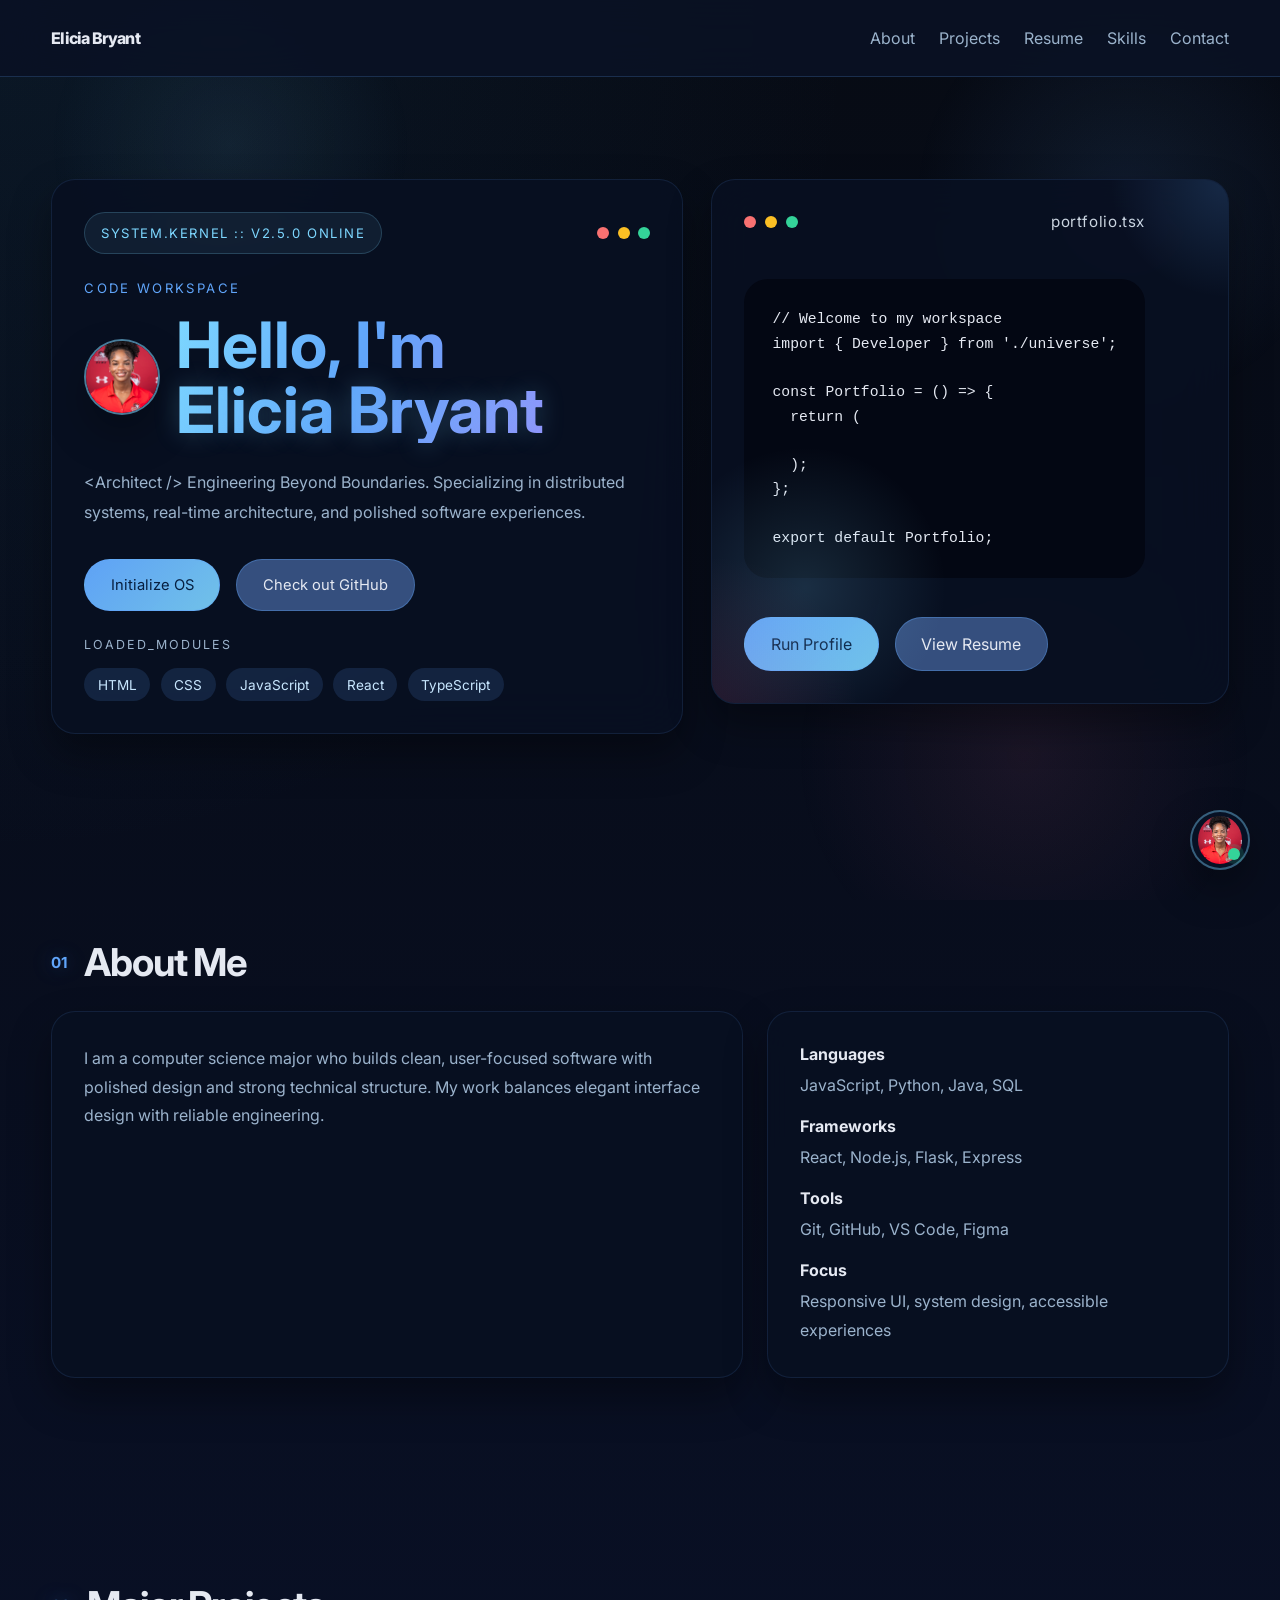
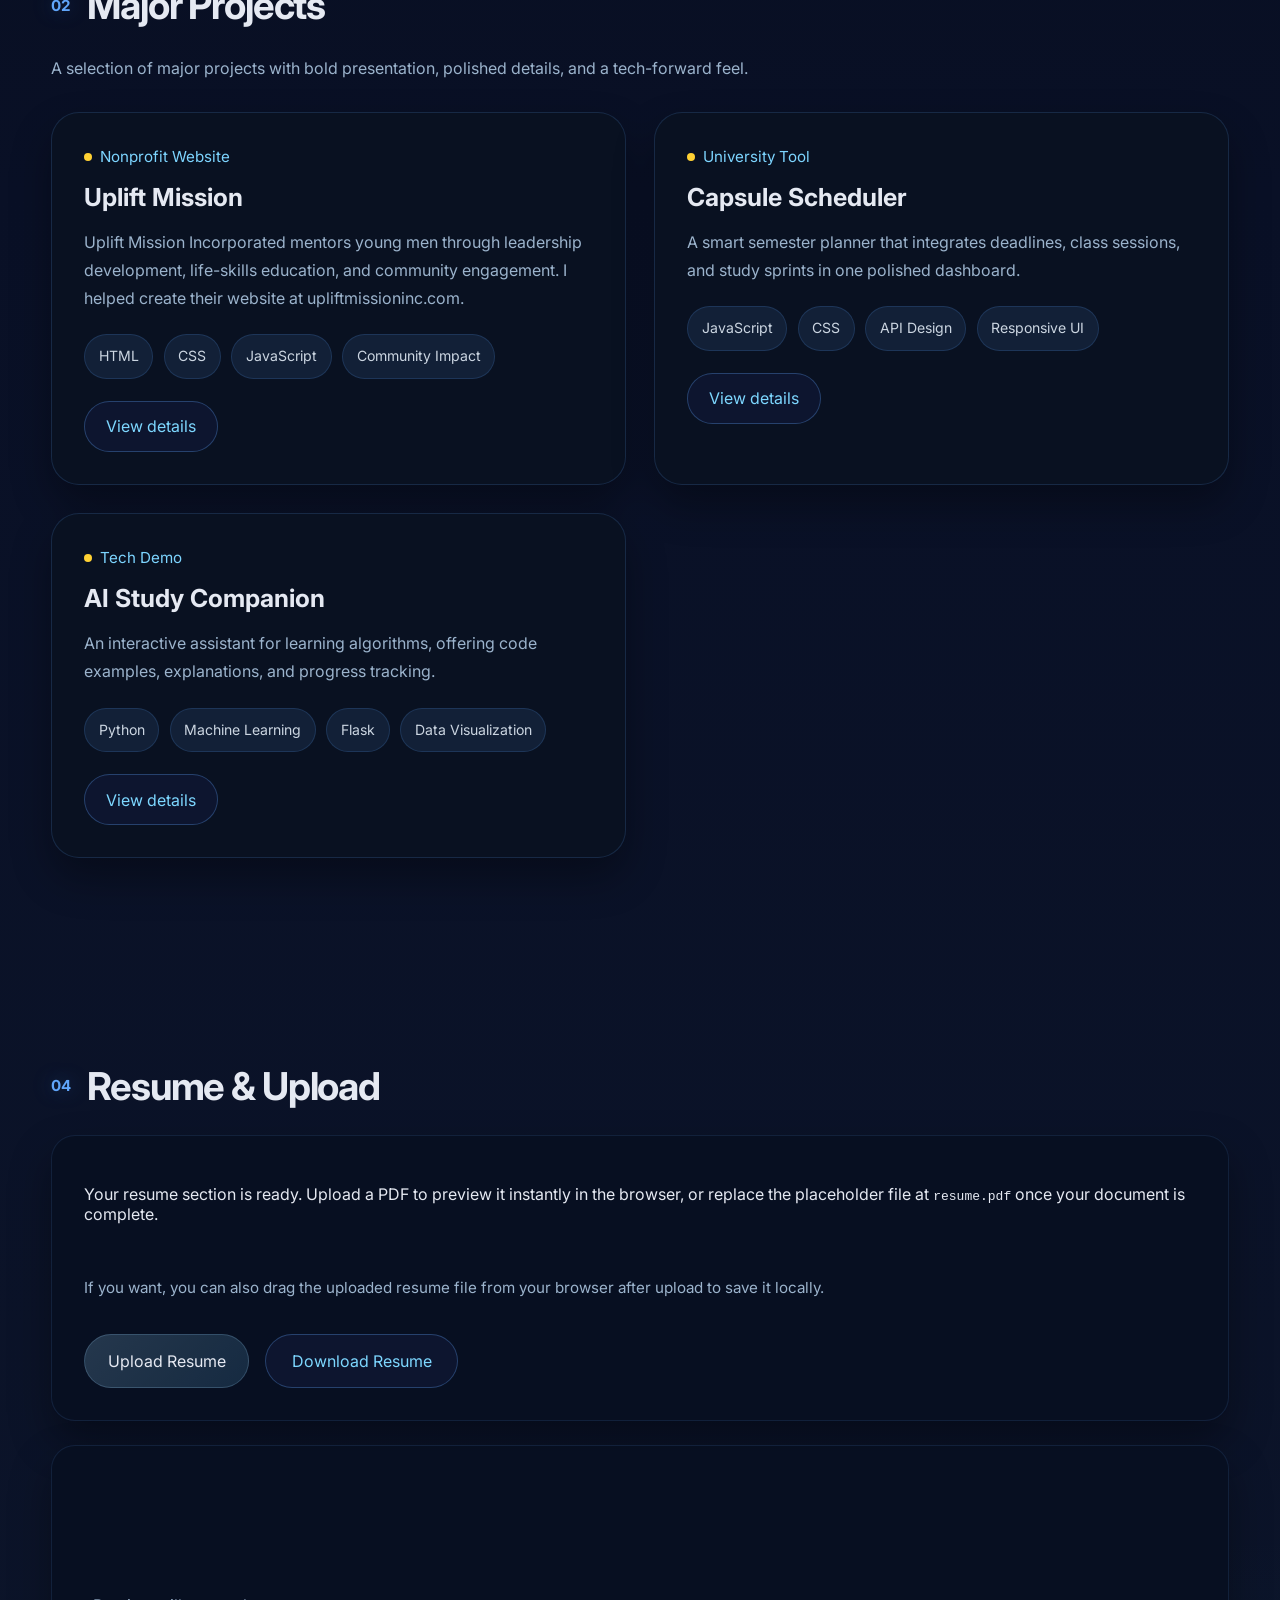
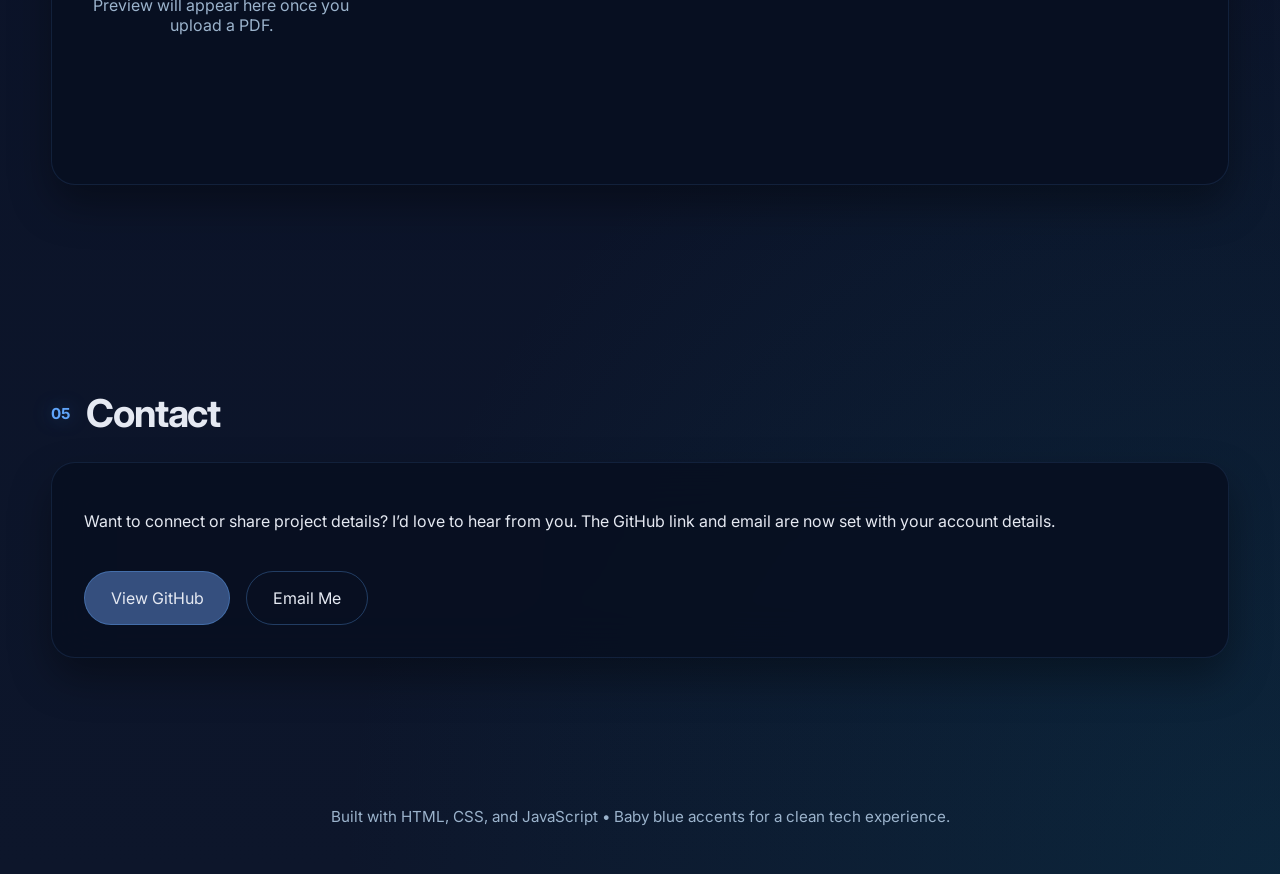
<file: index.html>
<!DOCTYPE html>
<html lang="en">
<head>
  <meta charset="UTF-8" />
  <meta name="viewport" content="width=device-width, initial-scale=1.0" />
  <title>Elicia Bryant | Computer Science Portfolio</title>
  <link rel="preconnect" href="https://fonts.googleapis.com" />
  <link rel="preconnect" href="https://fonts.gstatic.com" crossorigin />
  <link href="https://fonts.googleapis.com/css2?family=Inter:wght@400;500;600;700;800&display=swap" rel="stylesheet" />
  <link rel="stylesheet" href="styles.css" />
</head>
<body>
  <div class="page-shell">
    <header class="topbar">
      <a class="brand" href="index.html">Elicia Bryant</a>
      <nav class="nav-links" id="desktopNav">
        <a href="index.html#about">About</a>
        <a href="index.html#projects">Projects</a>
        <a href="index.html#resume">Resume</a>
        <a href="skills.html">Skills</a>
        <a href="contact.html">Contact</a>
      </nav>
      <button class="nav-toggle" id="navToggle" aria-label="Toggle navigation">
        <span></span><span></span><span></span>
      </button>
    </header>

    <main>
      <section class="hero section" id="home">
        <div class="hero-workspace">
          <div class="workspace-panel glass-card">
            <div class="workspace-status">
              <div class="status-pill">SYSTEM.KERNEL :: v2.5.0 ONLINE</div>
              <div class="window-controls">
                <span class="dot red"></span>
                <span class="dot yellow"></span>
                <span class="dot green"></span>
              </div>
            </div>
            <div class="hero-copy">
              <p class="eyebrow">CODE WORKSPACE</p>
              <div class="hero-header">
                <img class="hero-avatar" src="profile.jpg" alt="Portrait of Elicia Bryant" onerror="this.onerror=null; this.src='profile.svg'" />
                <h1>Hello, I'm <span class="hero-highlight">Elicia Bryant</span></h1>
              </div>
              <p class="hero-text">&lt;Architect /&gt; Engineering Beyond Boundaries. Specializing in distributed systems, real-time architecture, and polished software experiences.</p>
              <div class="workspace-buttons">
                <a class="btn btn-primary btn-small" href="#projects">Initialize OS</a>
                <a class="btn btn-secondary btn-small" href="https://github.com/bryantelicia54" target="_blank" rel="noopener">Check out GitHub</a>
              </div>
            </div>
            <div class="workspace-footer">
              <span class="meta-label">LOADED_MODULES</span>
              <div class="module-tags">
                <span>HTML</span>
                <span>CSS</span>
                <span>JavaScript</span>
                <span>React</span>
                <span>TypeScript</span>
              </div>
            </div>
          </div>

          <div class="hero-panel glass-card terminal-card">
            <div class="terminal-topbar">
              <div class="terminal-icons">
                <span class="dot red"></span>
                <span class="dot yellow"></span>
                <span class="dot green"></span>
              </div>
              <div class="terminal-title">portfolio.tsx</div>
            </div>
            <pre class="terminal-code"><code>// Welcome to my workspace
import { Developer } from './universe';

const Portfolio = () => {
  return (
    <Developer
      name="Elicia Bryant"
      role="Full Stack Engineer"
      passion="Engineering Beyond Boundaries"
    />
  );
};

export default Portfolio;</code></pre>
            <div class="terminal-actions">
              <a class="btn btn-primary" href="#projects">Run Profile</a>
              <a class="btn btn-secondary" href="#resume">View Resume</a>
            </div>
          </div>
        </div>

        <button class="chat-toggle" id="chatToggle" aria-label="Open portfolio chat">
          <img src="profile.jpg" alt="Chat avatar" />
          <span class="chat-status"></span>
        </button>

        <div class="chat-widget hidden" id="chatWidget">
          <div class="chat-header">
            <div>
              <strong>Portfolio Guide AI</strong>
              <span>Ask about skills, project estimates, direct contact, and the workspace.</span>
            </div>
            <button class="chat-close" id="chatClose" aria-label="Close chat">&times;</button>
          </div>
          <div class="chat-messages" id="chatMessages">
            <div class="chat-message assistant">
              Hi! I’m your Portfolio Guide. Ask me about skills, project scope, contact details, or any part of the site.
            </div>
          </div>
          <div class="chat-presets" id="chatPresets">
            <button type="button">Tell me your skills</button>
            <button type="button">Project estimates</button>
            <button type="button">How do I contact you?</button>
            <button type="button">Resume details</button>
            <button type="button">Give me a tour</button>
          </div>
          <form class="chat-input-row" id="chatForm">
            <input id="chatInput" type="text" placeholder="Ask a question..." />
            <button class="btn btn-primary" type="submit">Send</button>
          </form>
        </div>
      </section>

      <section class="about section" id="about">
        <div class="section-heading">
          <span>01</span>
          <h2>About Me</h2>
        </div>
        <div class="about-grid">
          <div class="about-copy glass-card">
            <p>I am a computer science major who builds clean, user-focused software with polished design and strong technical structure. My work balances elegant interface design with reliable engineering.</p>
          </div>
          <div class="skills-panel glass-card tech-panel">
            <div class="skill-block"><strong>Languages</strong><span>JavaScript, Python, Java, SQL</span></div>
            <div class="skill-block"><strong>Frameworks</strong><span>React, Node.js, Flask, Express</span></div>
            <div class="skill-block"><strong>Tools</strong><span>Git, GitHub, VS Code, Figma</span></div>
            <div class="skill-block"><strong>Focus</strong><span>Responsive UI, system design, accessible experiences</span></div>
          </div>
        </div>
      </section>

      <section class="projects section" id="projects">
        <div class="section-heading">
          <span>02</span>
          <h2>Major Projects</h2>
        </div>
        <p class="section-intro">A selection of major projects with bold presentation, polished details, and a tech-forward feel.</p>
        <div class="projects-grid" id="projectsGrid">
          <!-- Project cards inserted by JavaScript -->
        </div>
      </section>


      <section class="resume section" id="resume">
        <div class="section-heading">
          <span>04</span>
          <h2>Resume &amp; Upload</h2>
        </div>
        <div class="resume-grid">
          <div class="glass-card resume-card">
            <p class="resume-description">Your resume section is ready. Upload a PDF to preview it instantly in the browser, or replace the placeholder file at <code>resume.pdf</code> once your document is complete.</p>
          <p class="form-note">If you want, you can also drag the uploaded resume file from your browser after upload to save it locally.</p>
            <div class="resume-actions">
              <label class="file-button" for="resumeUpload">Upload Resume</label>
              <input type="file" id="resumeUpload" accept="application/pdf" />
              <a class="btn btn-link" id="resumeDownload" href="resume.pdf" download="resume.pdf" target="_blank" rel="noopener">Download Resume</a>
            </div>
          </div>
          <div class="glass-card resume-preview" id="previewArea">
            <p class="preview-note">Preview will appear here once you upload a PDF.</p>
            <div class="preview-frame" id="pdfPreview"></div>
          </div>
        </div>
      </section>

      <section class="contact section" id="contact">
        <div class="section-heading">
          <span>05</span>
          <h2>Contact</h2>
        </div>
        <div class="contact-panel glass-card">
          <p>Want to connect or share project details? I’d love to hear from you. The GitHub link and email are now set with your account details.</p>
          <div class="contact-links">
            <a class="btn btn-secondary" href="https://github.com/bryantelicia54" target="_blank" rel="noopener">View GitHub</a>
            <a class="btn btn-outline" href="mailto:bryantelicia54@gmail.com">Email Me</a>
          </div>
        </div>
      </section>
    </main>

    <footer class="footer">
      <p>Built with HTML, CSS, and JavaScript • Baby blue accents for a clean tech experience.</p>
    </footer>
  </div>

  <div class="mobile-nav" id="mobileNav">
    <nav>
      <a href="index.html#about">About</a>
      <a href="index.html#projects">Projects</a>
      <a href="index.html#resume">Resume</a>
      <a href="skills.html">Skills</a>
      <a href="contact.html">Contact</a>
    </nav>
  </div>

  <script src="script.js"></script>
</body>
</html>
</file>
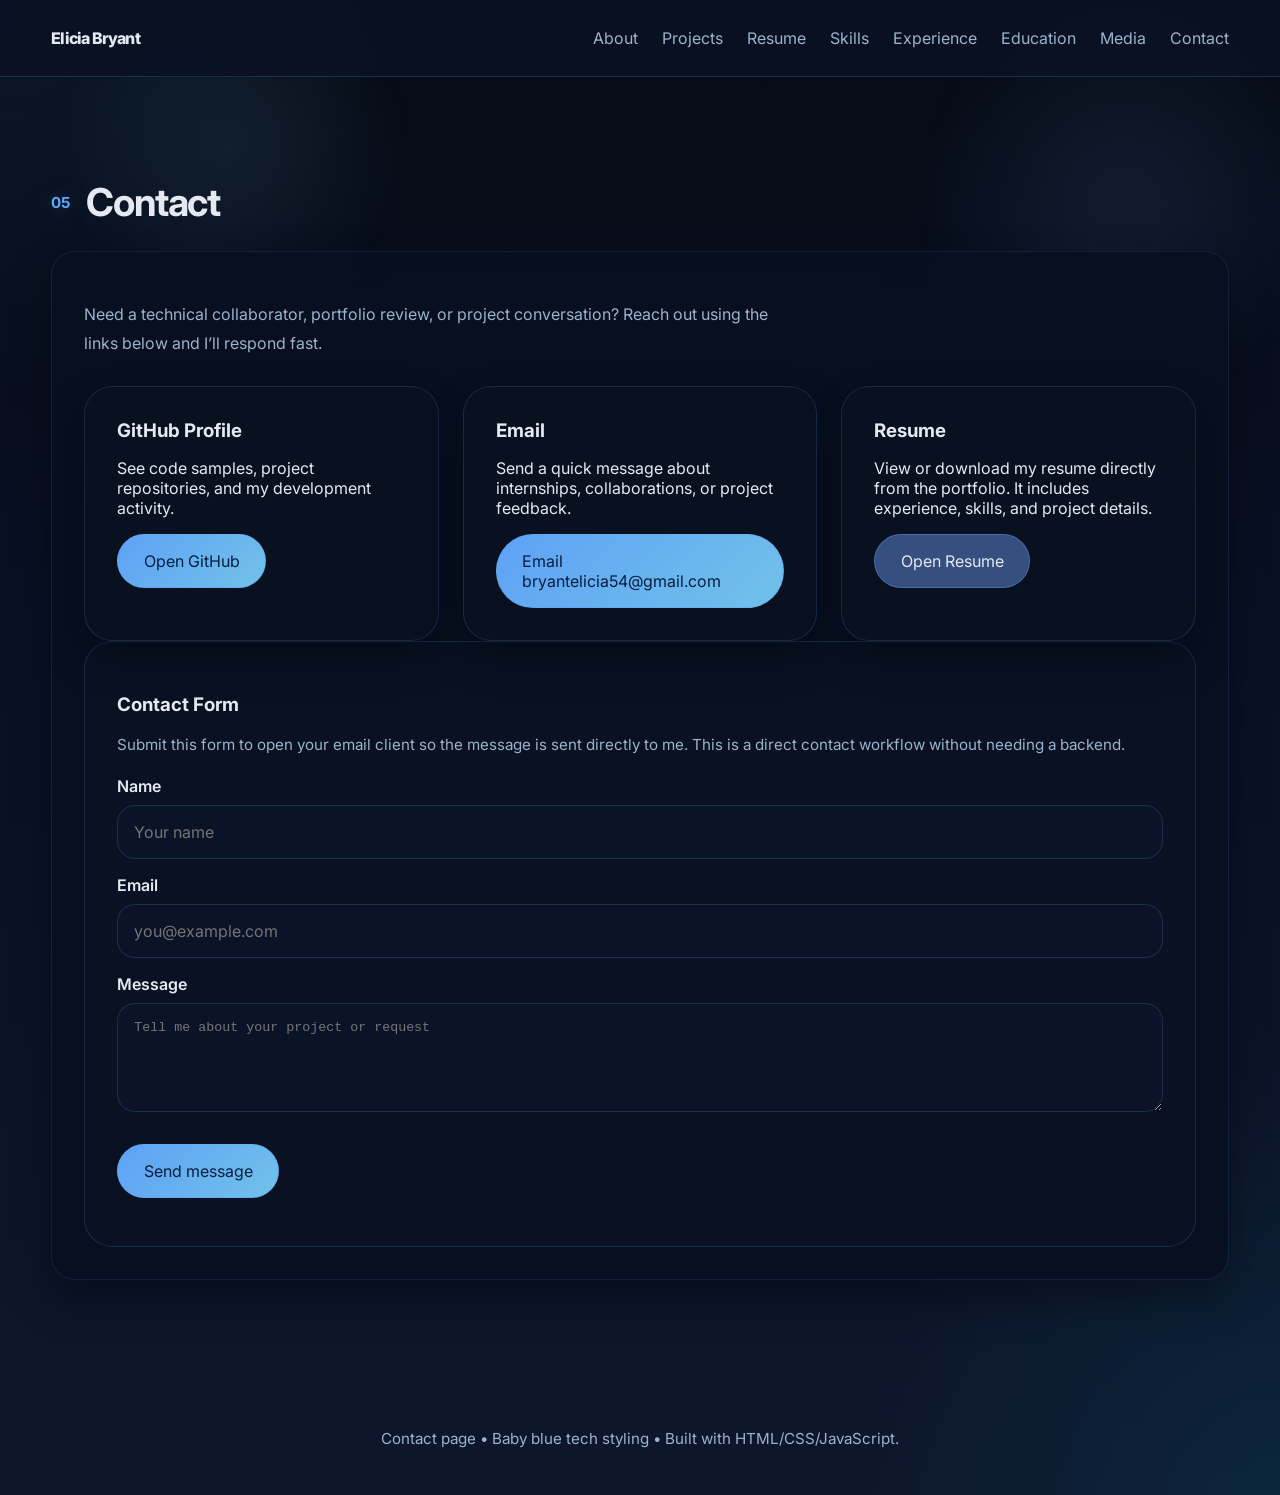
<file: contact.html>
<!DOCTYPE html>
<html lang="en">
<head>
  <meta charset="UTF-8" />
  <meta name="viewport" content="width=device-width, initial-scale=1.0" />
  <title>Contact | Elicia Bryant Portfolio</title>
  <link rel="preconnect" href="https://fonts.googleapis.com" />
  <link rel="preconnect" href="https://fonts.gstatic.com" crossorigin />
  <link href="https://fonts.googleapis.com/css2?family=Inter:wght@400;500;600;700;800&display=swap" rel="stylesheet" />
  <link rel="stylesheet" href="styles.css" />
</head>
<body>
  <div class="page-shell">
    <header class="topbar">
      <a class="brand" href="index.html">Elicia Bryant</a>
      <nav class="nav-links" id="desktopNav">
        <a href="index.html#about">About</a>
        <a href="index.html#projects">Projects</a>
        <a href="index.html#resume">Resume</a>
        <a href="skills.html">Skills</a>
        <a href="experience.html">Experience</a>
        <a href="education.html">Education</a>
        <a href="media.html">Media</a>
        <a href="contact.html">Contact</a>
      </nav>
      <button class="nav-toggle" id="navToggle" aria-label="Toggle navigation">
        <span></span><span></span><span></span>
      </button>
    </header>

    <main>
      <section class="section">
        <div class="section-heading">
          <span>05</span>
          <h2>Contact</h2>
        </div>
        <div class="glass-card">
          <p class="section-intro">Need a technical collaborator, portfolio review, or project conversation? Reach out using the links below and I’ll respond fast.</p>
          <div class="contact-grid">
            <div class="project-card">
              <h3>GitHub Profile</h3>
              <p>See code samples, project repositories, and my development activity.</p>
              <a class="btn btn-primary" href="https://github.com/bryantelicia54" target="_blank" rel="noopener">Open GitHub</a>
            </div>
            <div class="project-card">
              <h3>Email</h3>
              <p>Send a quick message about internships, collaborations, or project feedback.</p>
              <a class="btn btn-primary" href="mailto:bryantelicia54@gmail.com">Email bryantelicia54@gmail.com</a>
            </div>
            <div class="project-card">
              <h3>Resume</h3>
              <p>View or download my resume directly from the portfolio. It includes experience, skills, and project details.</p>
              <a class="btn btn-secondary" href="resume.pdf" target="_blank" rel="noopener">Open Resume</a>
            </div>
          </div>
          <div class="contact-form-panel">
            <div class="manager-header">
              <h3>Contact Form</h3>
              <p class="form-note">Submit this form to open your email client so the message is sent directly to me. This is a direct contact workflow without needing a backend.</p>
            </div>
            <form id="contactForm" class="form-grid">
              <div class="form-field">
                <label for="name">Name</label>
                <input id="name" name="name" type="text" placeholder="Your name" required />
              </div>
              <div class="form-field">
                <label for="email">Email</label>
                <input id="email" name="email" type="email" placeholder="you@example.com" required />
              </div>
              <div class="form-field">
                <label for="message">Message</label>
                <textarea id="message" name="message" rows="5" placeholder="Tell me about your project or request" required></textarea>
              </div>
              <div class="form-submit">
                <button class="btn btn-primary" type="submit">Send message</button>
              </div>
            </form>
            <p class="contact-status" id="contactStatus"></p>
          </div>
        </div>
      </section>
    </main>

    <footer class="footer">
      <p>Contact page • Baby blue tech styling • Built with HTML/CSS/JavaScript.</p>
    </footer>
  </div>

  <div class="mobile-nav" id="mobileNav">
    <nav>
      <a href="index.html#about">About</a>
      <a href="index.html#projects">Projects</a>
      <a href="index.html#resume">Resume</a>
      <a href="skills.html">Skills</a>
      <a href="experience.html">Experience</a>
      <a href="education.html">Education</a>
      <a href="media.html">Media</a>
      <a href="contact.html">Contact</a>
    </nav>
  </div>

  <script src="script.js"></script>
</body>
</html>
</file>
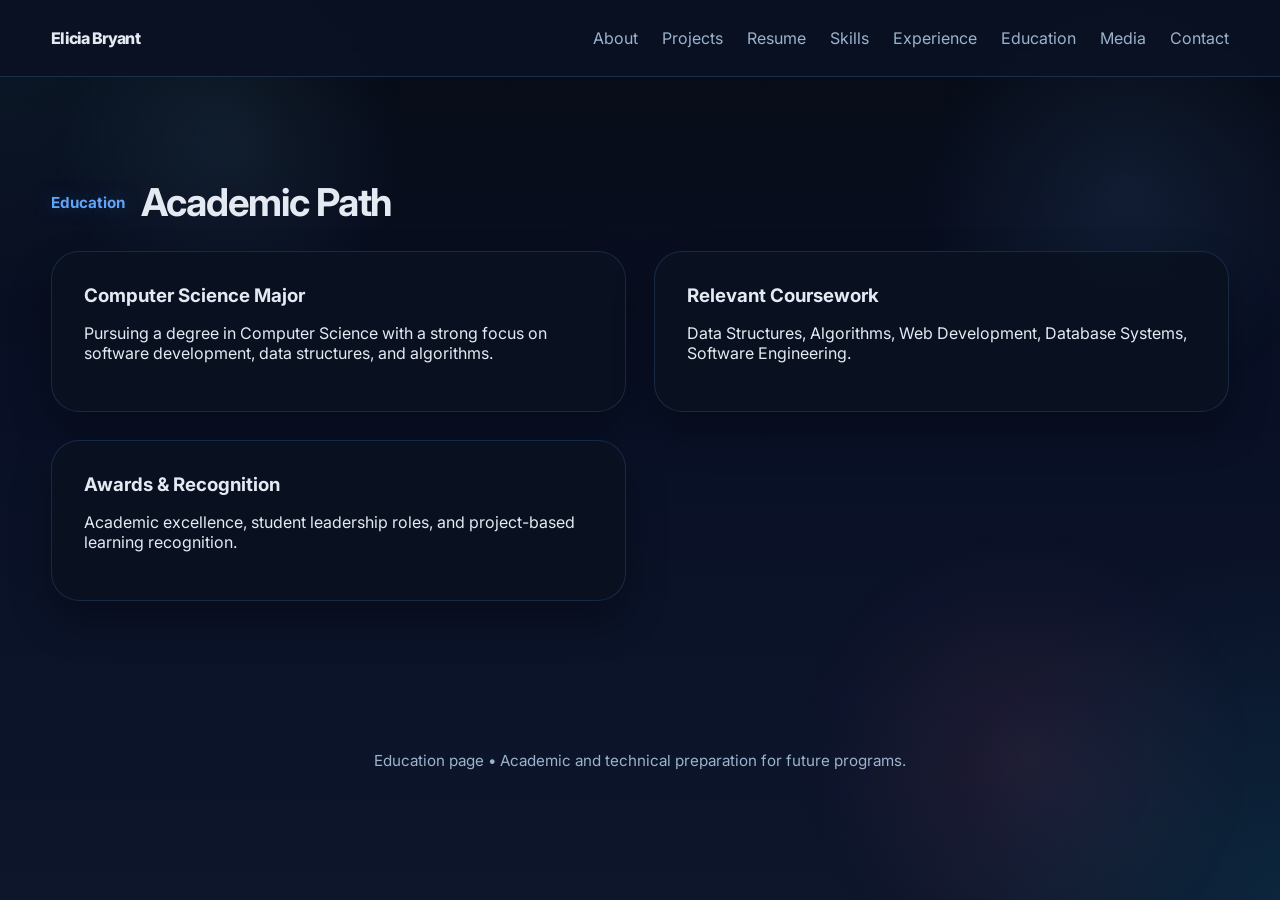
<file: education.html>
<!DOCTYPE html>
<html lang="en">
<head>
  <meta charset="UTF-8" />
  <meta name="viewport" content="width=device-width, initial-scale=1.0" />
  <title>Education | Elicia Bryant</title>
  <link rel="preconnect" href="https://fonts.googleapis.com" />
  <link rel="preconnect" href="https://fonts.gstatic.com" crossorigin />
  <link href="https://fonts.googleapis.com/css2?family=Inter:wght@400;500;600;700;800&display=swap" rel="stylesheet" />
  <link rel="stylesheet" href="styles.css" />
</head>
<body>
  <div class="page-shell">
    <header class="topbar">
      <a class="brand" href="index.html">Elicia Bryant</a>
      <nav class="nav-links" id="desktopNav">
        <a href="index.html#about">About</a>
        <a href="index.html#projects">Projects</a>
        <a href="index.html#resume">Resume</a>
        <a href="skills.html">Skills</a>
        <a href="experience.html">Experience</a>
        <a href="education.html">Education</a>
        <a href="media.html">Media</a>
        <a href="contact.html">Contact</a>
      </nav>
      <button class="nav-toggle" id="navToggle" aria-label="Toggle navigation">
        <span></span><span></span><span></span>
      </button>
    </header>

    <main>
      <section class="section">
        <div class="section-heading">
          <span>Education</span>
          <h2>Academic Path</h2>
        </div>
        <div class="projects-grid">
          <article class="project-card">
            <h3>Computer Science Major</h3>
            <p>Pursuing a degree in Computer Science with a strong focus on software development, data structures, and algorithms.</p>
          </article>
          <article class="project-card">
            <h3>Relevant Coursework</h3>
            <p>Data Structures, Algorithms, Web Development, Database Systems, Software Engineering.</p>
          </article>
          <article class="project-card">
            <h3>Awards & Recognition</h3>
            <p>Academic excellence, student leadership roles, and project-based learning recognition.</p>
          </article>
        </div>
      </section>
    </main>

    <footer class="footer">
      <p>Education page • Academic and technical preparation for future programs.</p>
    </footer>
  </div>

  <div class="mobile-nav" id="mobileNav">
    <nav>
      <a href="index.html#about">About</a>
      <a href="index.html#projects">Projects</a>
      <a href="index.html#resume">Resume</a>
      <a href="skills.html">Skills</a>
      <a href="experience.html">Experience</a>
      <a href="education.html">Education</a>
      <a href="media.html">Media</a>
      <a href="contact.html">Contact</a>
    </nav>
  </div>

  <script src="script.js"></script>
</body>
</html>
</file>
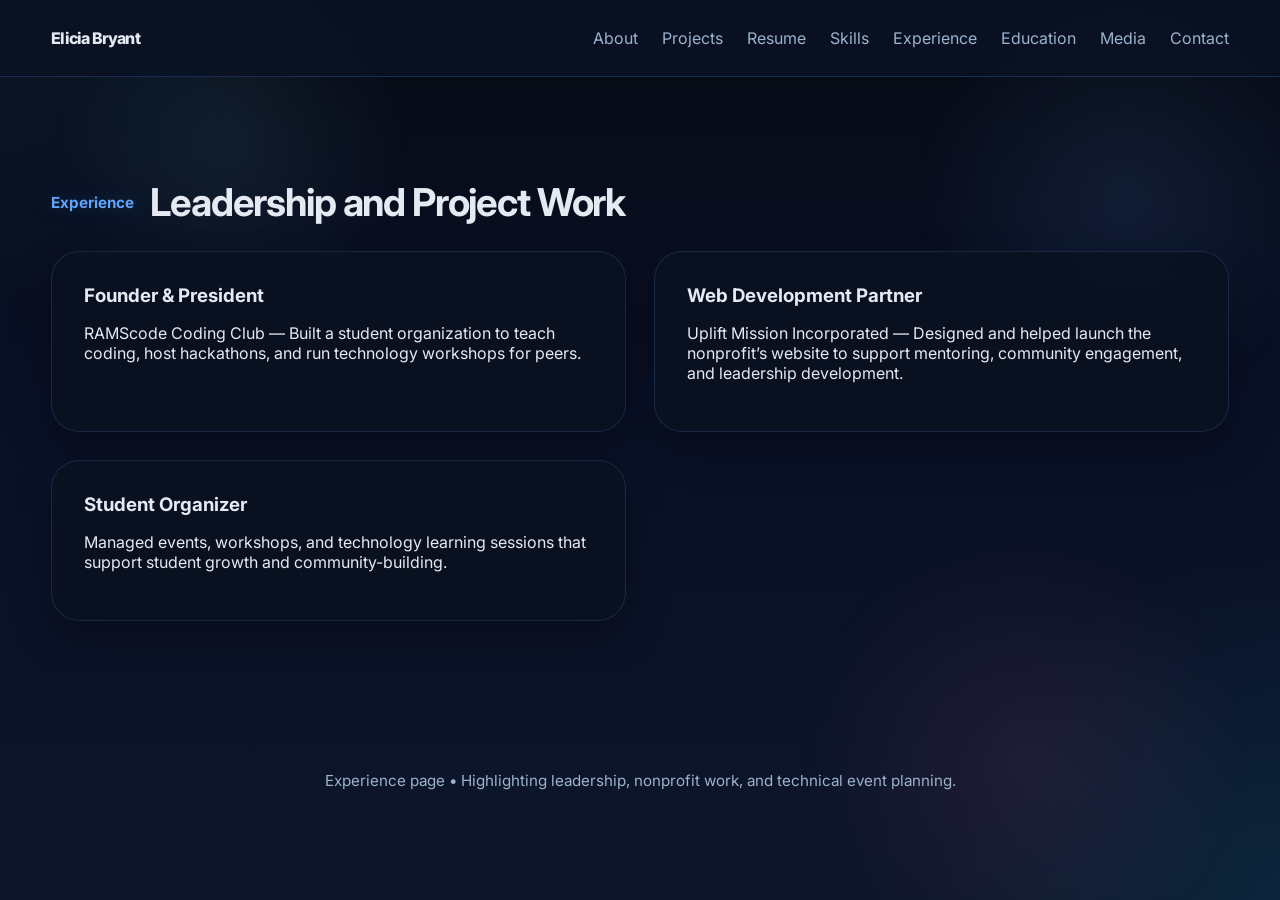
<file: experience.html>
<!DOCTYPE html>
<html lang="en">
<head>
  <meta charset="UTF-8" />
  <meta name="viewport" content="width=device-width, initial-scale=1.0" />
  <title>Experience | Elicia Bryant</title>
  <link rel="preconnect" href="https://fonts.googleapis.com" />
  <link rel="preconnect" href="https://fonts.gstatic.com" crossorigin />
  <link href="https://fonts.googleapis.com/css2?family=Inter:wght@400;500;600;700;800&display=swap" rel="stylesheet" />
  <link rel="stylesheet" href="styles.css" />
</head>
<body>
  <div class="page-shell">
    <header class="topbar">
      <a class="brand" href="index.html">Elicia Bryant</a>
      <nav class="nav-links" id="desktopNav">
        <a href="index.html#about">About</a>
        <a href="index.html#projects">Projects</a>
        <a href="index.html#resume">Resume</a>
        <a href="skills.html">Skills</a>
        <a href="experience.html">Experience</a>
        <a href="education.html">Education</a>
        <a href="media.html">Media</a>
        <a href="contact.html">Contact</a>
      </nav>
      <button class="nav-toggle" id="navToggle" aria-label="Toggle navigation">
        <span></span><span></span><span></span>
      </button>
    </header>

    <main>
      <section class="section">
        <div class="section-heading">
          <span>Experience</span>
          <h2>Leadership and Project Work</h2>
        </div>
        <div class="projects-grid">
          <article class="project-card">
            <h3>Founder & President</h3>
            <p>RAMScode Coding Club — Built a student organization to teach coding, host hackathons, and run technology workshops for peers.</p>
          </article>
          <article class="project-card">
            <h3>Web Development Partner</h3>
            <p>Uplift Mission Incorporated — Designed and helped launch the nonprofit’s website to support mentoring, community engagement, and leadership development.</p>
          </article>
          <article class="project-card">
            <h3>Student Organizer</h3>
            <p>Managed events, workshops, and technology learning sessions that support student growth and community-building.</p>
          </article>
        </div>
      </section>
    </main>

    <footer class="footer">
      <p>Experience page • Highlighting leadership, nonprofit work, and technical event planning.</p>
    </footer>
  </div>

  <div class="mobile-nav" id="mobileNav">
    <nav>
      <a href="index.html#about">About</a>
      <a href="index.html#projects">Projects</a>
      <a href="index.html#resume">Resume</a>
      <a href="skills.html">Skills</a>
      <a href="experience.html">Experience</a>
      <a href="education.html">Education</a>
      <a href="media.html">Media</a>
      <a href="contact.html">Contact</a>
    </nav>
  </div>

  <script src="script.js"></script>
</body>
</html>
</file>
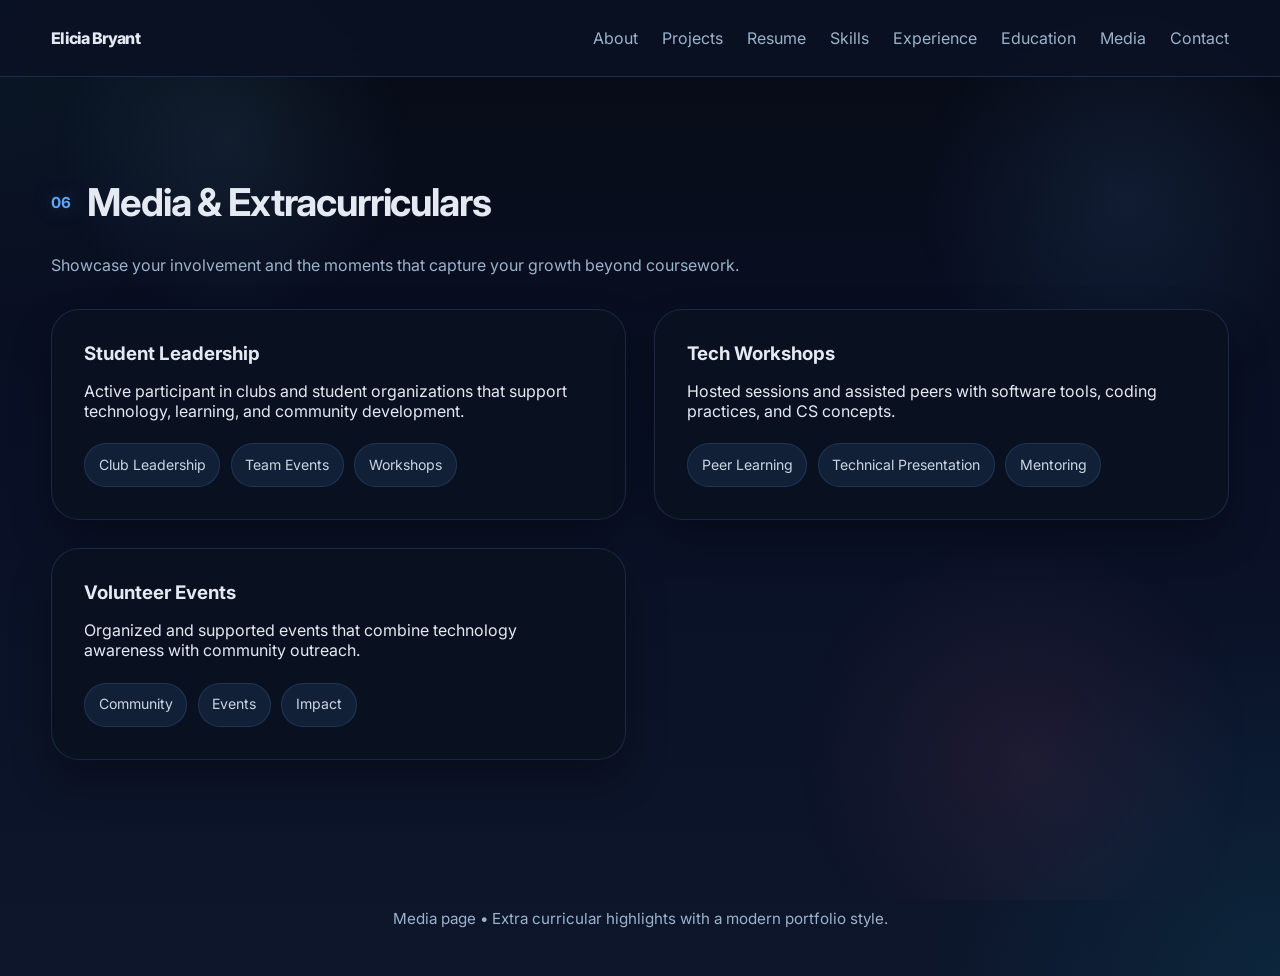
<file: media.html>
<!DOCTYPE html>
<html lang="en">
<head>
  <meta charset="UTF-8" />
  <meta name="viewport" content="width=device-width, initial-scale=1.0" />
  <title>Media & Extracurriculars | Elicia Bryant</title>
  <link rel="preconnect" href="https://fonts.googleapis.com" />
  <link rel="preconnect" href="https://fonts.gstatic.com" crossorigin />
  <link href="https://fonts.googleapis.com/css2?family=Inter:wght@400;500;600;700;800&display=swap" rel="stylesheet" />
  <link rel="stylesheet" href="styles.css" />
</head>
<body>
  <div class="page-shell">
    <header class="topbar">
      <a class="brand" href="index.html">Elicia Bryant</a>
      <nav class="nav-links" id="desktopNav">
        <a href="index.html#about">About</a>
        <a href="index.html#projects">Projects</a>
        <a href="index.html#resume">Resume</a>
        <a href="skills.html">Skills</a>
        <a href="experience.html">Experience</a>
        <a href="education.html">Education</a>
        <a href="media.html">Media</a>
        <a href="contact.html">Contact</a>
      </nav>
      <button class="nav-toggle" id="navToggle" aria-label="Toggle navigation">
        <span></span><span></span><span></span>
      </button>
    </header>

    <main>
      <section class="section">
        <div class="section-heading">
          <span>06</span>
          <h2>Media & Extracurriculars</h2>
        </div>
        <p class="section-intro">Showcase your involvement and the moments that capture your growth beyond coursework.</p>
        <div class="projects-grid">
          <article class="project-card">
            <h3>Student Leadership</h3>
            <p>Active participant in clubs and student organizations that support technology, learning, and community development.</p>
            <div class="project-stack"><span>Club Leadership</span><span>Team Events</span><span>Workshops</span></div>
          </article>
          <article class="project-card">
            <h3>Tech Workshops</h3>
            <p>Hosted sessions and assisted peers with software tools, coding practices, and CS concepts.</p>
            <div class="project-stack"><span>Peer Learning</span><span>Technical Presentation</span><span>Mentoring</span></div>
          </article>
          <article class="project-card">
            <h3>Volunteer Events</h3>
            <p>Organized and supported events that combine technology awareness with community outreach.</p>
            <div class="project-stack"><span>Community</span><span>Events</span><span>Impact</span></div>
          </article>
        </div>
      </section>
    </main>

    <footer class="footer">
      <p>Media page • Extra curricular highlights with a modern portfolio style.</p>
    </footer>
  </div>

  <div class="mobile-nav" id="mobileNav">
    <nav>
      <a href="index.html#about">About</a>
      <a href="index.html#projects">Projects</a>
      <a href="index.html#resume">Resume</a>
      <a href="skills.html">Skills</a>
      <a href="experience.html">Experience</a>
      <a href="education.html">Education</a>
      <a href="media.html">Media</a>
      <a href="contact.html">Contact</a>
    </nav>
  </div>

  <script src="script.js"></script>
</body>
</html>
</file>
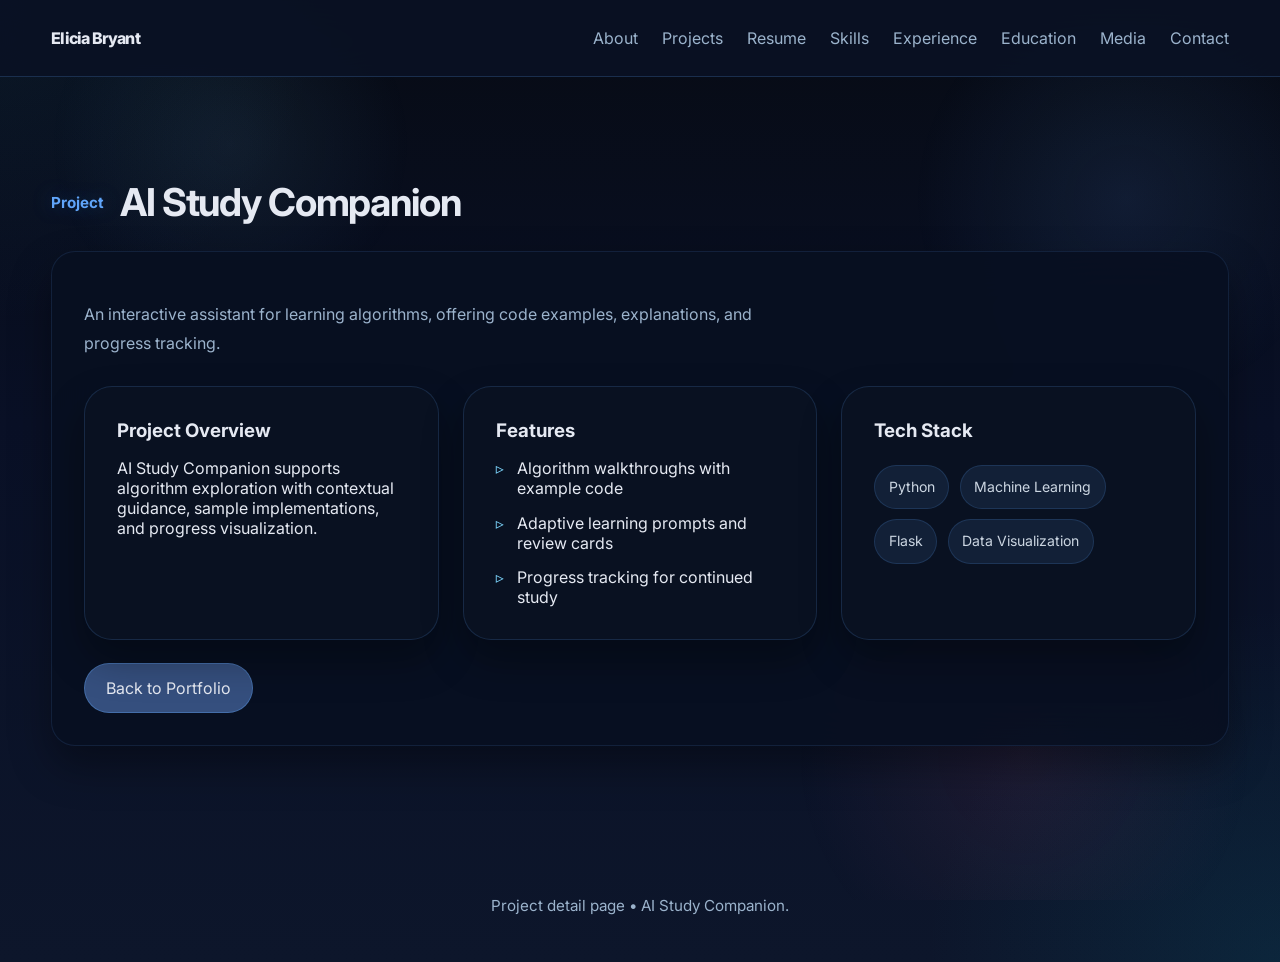
<file: project-ai-study-companion.html>
<!DOCTYPE html>
<html lang="en">
<head>
  <meta charset="UTF-8" />
  <meta name="viewport" content="width=device-width, initial-scale=1.0" />
  <title>Project: AI Study Companion | Elicia Bryant</title>
  <link rel="preconnect" href="https://fonts.googleapis.com" />
  <link rel="preconnect" href="https://fonts.gstatic.com" crossorigin />
  <link href="https://fonts.googleapis.com/css2?family=Inter:wght@400;500;600;700;800&display=swap" rel="stylesheet" />
  <link rel="stylesheet" href="styles.css" />
</head>
<body>
  <div class="page-shell">
    <header class="topbar">
      <a class="brand" href="index.html">Elicia Bryant</a>
      <nav class="nav-links" id="desktopNav">
        <a href="index.html#about">About</a>
        <a href="index.html#projects">Projects</a>
        <a href="index.html#resume">Resume</a>
        <a href="skills.html">Skills</a>
        <a href="experience.html">Experience</a>
        <a href="education.html">Education</a>
        <a href="media.html">Media</a>
        <a href="contact.html">Contact</a>
      </nav>
      <button class="nav-toggle" id="navToggle" aria-label="Toggle navigation">
        <span></span><span></span><span></span>
      </button>
    </header>

    <main>
      <section class="section">
        <div class="section-heading">
          <span>Project</span>
          <h2>AI Study Companion</h2>
        </div>
        <div class="glass-card">
          <p class="section-intro">An interactive assistant for learning algorithms, offering code examples, explanations, and progress tracking.</p>
          <div class="project-detail-grid">
            <div class="project-card">
              <h3>Project Overview</h3>
              <p>AI Study Companion supports algorithm exploration with contextual guidance, sample implementations, and progress visualization.</p>
            </div>
            <div class="project-card">
              <h3>Features</h3>
              <ul class="about-list">
                <li>Algorithm walkthroughs with example code</li>
                <li>Adaptive learning prompts and review cards</li>
                <li>Progress tracking for continued study</li>
              </ul>
            </div>
            <div class="project-card">
              <h3>Tech Stack</h3>
              <div class="project-stack"><span>Python</span><span>Machine Learning</span><span>Flask</span><span>Data Visualization</span></div>
            </div>
          </div>
          <div class="project-actions">
            <a class="btn btn-secondary" href="index.html#projects">Back to Portfolio</a>
          </div>
        </div>
      </section>
    </main>

    <footer class="footer">
      <p>Project detail page • AI Study Companion.</p>
    </footer>
  </div>

  <div class="mobile-nav" id="mobileNav">
    <nav>
      <a href="index.html#about">About</a>
      <a href="index.html#projects">Projects</a>
      <a href="index.html#resume">Resume</a>
      <a href="skills.html">Skills</a>
      <a href="experience.html">Experience</a>
      <a href="education.html">Education</a>
      <a href="media.html">Media</a>
      <a href="contact.html">Contact</a>
    </nav>
  </div>

  <script src="script.js"></script>
</body>
</html>
</file>
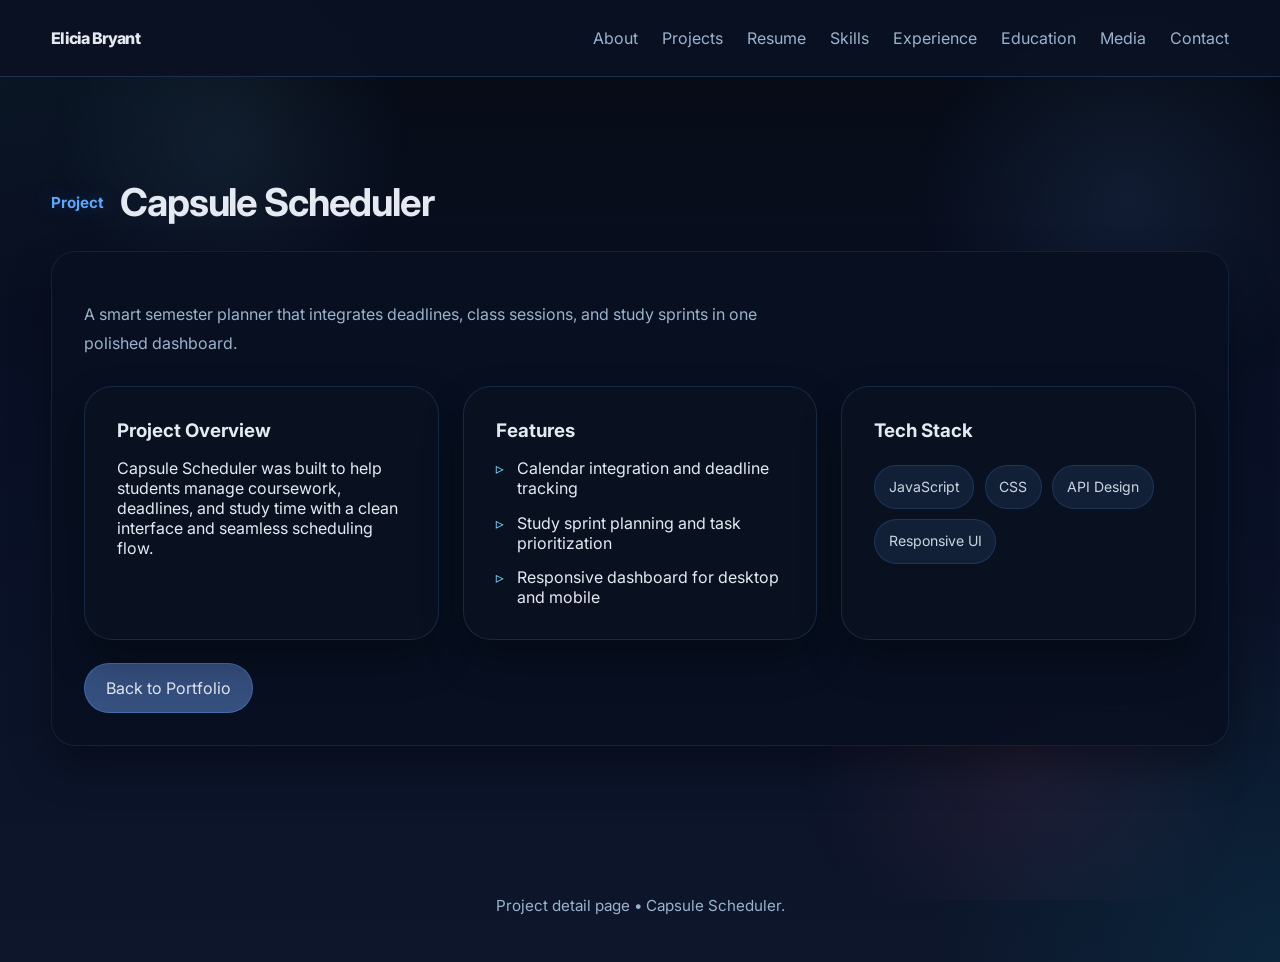
<file: project-capsule-scheduler.html>
<!DOCTYPE html>
<html lang="en">
<head>
  <meta charset="UTF-8" />
  <meta name="viewport" content="width=device-width, initial-scale=1.0" />
  <title>Project: Capsule Scheduler | Elicia Bryant</title>
  <link rel="preconnect" href="https://fonts.googleapis.com" />
  <link rel="preconnect" href="https://fonts.gstatic.com" crossorigin />
  <link href="https://fonts.googleapis.com/css2?family=Inter:wght@400;500;600;700;800&display=swap" rel="stylesheet" />
  <link rel="stylesheet" href="styles.css" />
</head>
<body>
  <div class="page-shell">
    <header class="topbar">
      <a class="brand" href="index.html">Elicia Bryant</a>
      <nav class="nav-links" id="desktopNav">
        <a href="index.html#about">About</a>
        <a href="index.html#projects">Projects</a>
        <a href="index.html#resume">Resume</a>
        <a href="skills.html">Skills</a>
        <a href="experience.html">Experience</a>
        <a href="education.html">Education</a>
        <a href="media.html">Media</a>
        <a href="contact.html">Contact</a>
      </nav>
      <button class="nav-toggle" id="navToggle" aria-label="Toggle navigation">
        <span></span><span></span><span></span>
      </button>
    </header>

    <main>
      <section class="section">
        <div class="section-heading">
          <span>Project</span>
          <h2>Capsule Scheduler</h2>
        </div>
        <div class="glass-card">
          <p class="section-intro">A smart semester planner that integrates deadlines, class sessions, and study sprints in one polished dashboard.</p>
          <div class="project-detail-grid">
            <div class="project-card">
              <h3>Project Overview</h3>
              <p>Capsule Scheduler was built to help students manage coursework, deadlines, and study time with a clean interface and seamless scheduling flow.</p>
            </div>
            <div class="project-card">
              <h3>Features</h3>
              <ul class="about-list">
                <li>Calendar integration and deadline tracking</li>
                <li>Study sprint planning and task prioritization</li>
                <li>Responsive dashboard for desktop and mobile</li>
              </ul>
            </div>
            <div class="project-card">
              <h3>Tech Stack</h3>
              <div class="project-stack"><span>JavaScript</span><span>CSS</span><span>API Design</span><span>Responsive UI</span></div>
            </div>
          </div>
          <div class="project-actions">
            <a class="btn btn-secondary" href="index.html#projects">Back to Portfolio</a>
          </div>
        </div>
      </section>
    </main>

    <footer class="footer">
      <p>Project detail page • Capsule Scheduler.</p>
    </footer>
  </div>

  <div class="mobile-nav" id="mobileNav">
    <nav>
      <a href="index.html#about">About</a>
      <a href="index.html#projects">Projects</a>
      <a href="index.html#resume">Resume</a>
      <a href="skills.html">Skills</a>
      <a href="experience.html">Experience</a>
      <a href="education.html">Education</a>
      <a href="media.html">Media</a>
      <a href="contact.html">Contact</a>
    </nav>
  </div>

  <script src="script.js"></script>
</body>
</html>
</file>
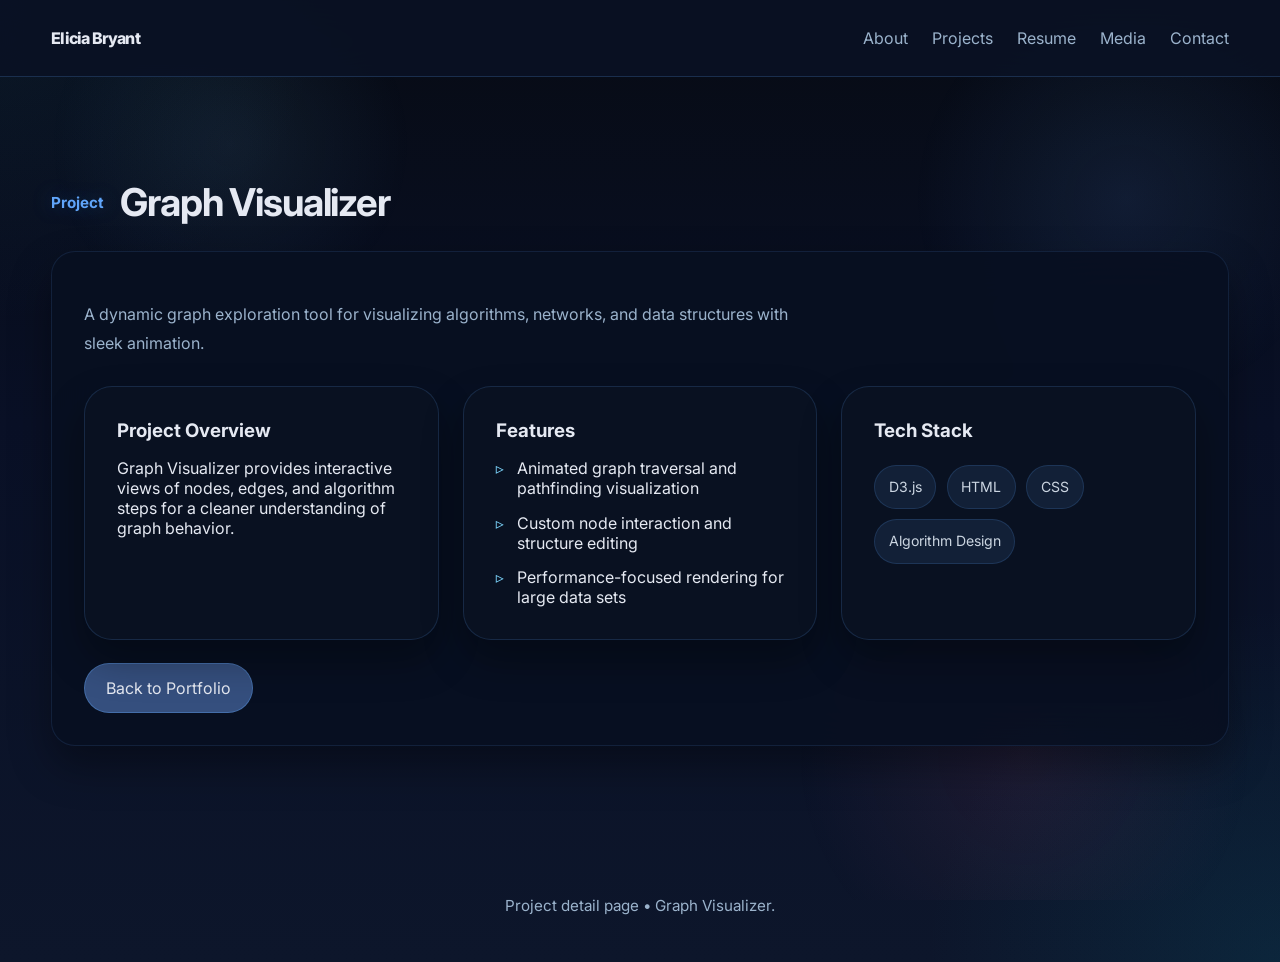
<file: project-graph-visualizer.html>
<!DOCTYPE html>
<html lang="en">
<head>
  <meta charset="UTF-8" />
  <meta name="viewport" content="width=device-width, initial-scale=1.0" />
  <title>Project: Graph Visualizer | Elicia Bryant</title>
  <link rel="preconnect" href="https://fonts.googleapis.com" />
  <link rel="preconnect" href="https://fonts.gstatic.com" crossorigin />
  <link href="https://fonts.googleapis.com/css2?family=Inter:wght@400;500;600;700;800&display=swap" rel="stylesheet" />
  <link rel="stylesheet" href="styles.css" />
</head>
<body>
  <div class="page-shell">
    <header class="topbar">
      <a class="brand" href="index.html">Elicia Bryant</a>
      <nav class="nav-links" id="desktopNav">
        <a href="index.html#about">About</a>
        <a href="index.html#projects">Projects</a>
        <a href="index.html#resume">Resume</a>
        <a href="media.html">Media</a>
        <a href="contact.html">Contact</a>
      </nav>
      <button class="nav-toggle" id="navToggle" aria-label="Toggle navigation">
        <span></span><span></span><span></span>
      </button>
    </header>

    <main>
      <section class="section">
        <div class="section-heading">
          <span>Project</span>
          <h2>Graph Visualizer</h2>
        </div>
        <div class="glass-card">
          <p class="section-intro">A dynamic graph exploration tool for visualizing algorithms, networks, and data structures with sleek animation.</p>
          <div class="project-detail-grid">
            <div class="project-card">
              <h3>Project Overview</h3>
              <p>Graph Visualizer provides interactive views of nodes, edges, and algorithm steps for a cleaner understanding of graph behavior.</p>
            </div>
            <div class="project-card">
              <h3>Features</h3>
              <ul class="about-list">
                <li>Animated graph traversal and pathfinding visualization</li>
                <li>Custom node interaction and structure editing</li>
                <li>Performance-focused rendering for large data sets</li>
              </ul>
            </div>
            <div class="project-card">
              <h3>Tech Stack</h3>
              <div class="project-stack"><span>D3.js</span><span>HTML</span><span>CSS</span><span>Algorithm Design</span></div>
            </div>
          </div>
          <div class="project-actions">
            <a class="btn btn-secondary" href="index.html#projects">Back to Portfolio</a>
          </div>
        </div>
      </section>
    </main>

    <footer class="footer">
      <p>Project detail page • Graph Visualizer.</p>
    </footer>
  </div>

  <div class="mobile-nav" id="mobileNav">
    <nav>
      <a href="index.html#about">About</a>
      <a href="index.html#projects">Projects</a>
      <a href="index.html#resume">Resume</a>
      <a href="skills.html">Skills</a>
      <a href="experience.html">Experience</a>
      <a href="education.html">Education</a>
      <a href="media.html">Media</a>
      <a href="contact.html">Contact</a>
    </nav>
  </div>

  <script src="script.js"></script>
</body>
</html>
</file>
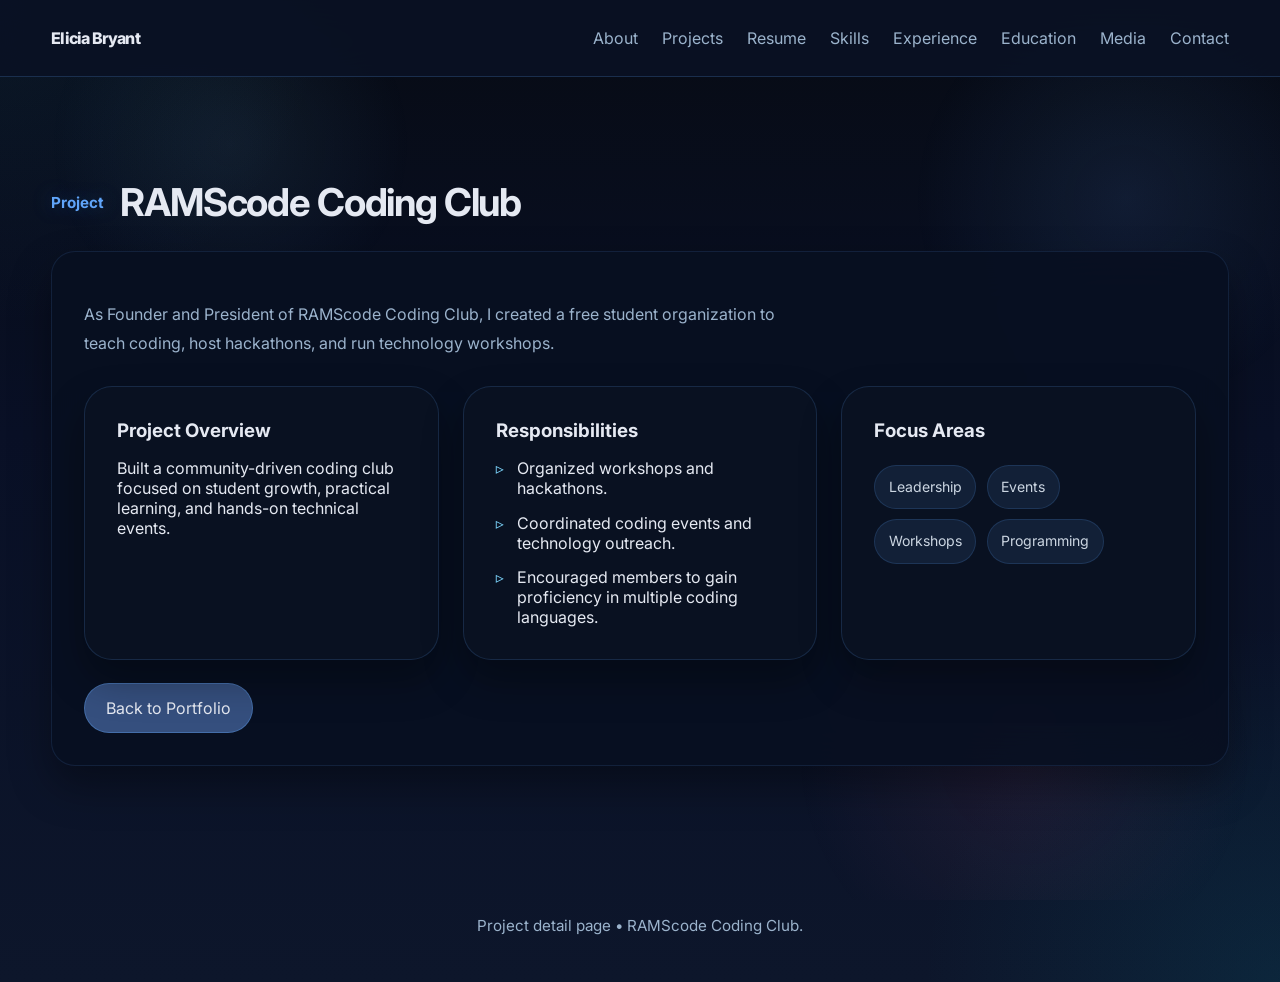
<file: project-ramscode-coding-club.html>
<!DOCTYPE html>
<html lang="en">
<head>
  <meta charset="UTF-8" />
  <meta name="viewport" content="width=device-width, initial-scale=1.0" />
  <title>Project: RAMScode Coding Club | Elicia Bryant</title>
  <link rel="preconnect" href="https://fonts.googleapis.com" />
  <link rel="preconnect" href="https://fonts.gstatic.com" crossorigin />
  <link href="https://fonts.googleapis.com/css2?family=Inter:wght@400;500;600;700;800&display=swap" rel="stylesheet" />
  <link rel="stylesheet" href="styles.css" />
</head>
<body>
  <div class="page-shell">
    <header class="topbar">
      <a class="brand" href="index.html">Elicia Bryant</a>
      <nav class="nav-links" id="desktopNav">
        <a href="index.html#about">About</a>
        <a href="index.html#projects">Projects</a>
        <a href="index.html#resume">Resume</a>
        <a href="skills.html">Skills</a>
        <a href="experience.html">Experience</a>
        <a href="education.html">Education</a>
        <a href="media.html">Media</a>
        <a href="contact.html">Contact</a>
      </nav>
      <button class="nav-toggle" id="navToggle" aria-label="Toggle navigation">
        <span></span><span></span><span></span>
      </button>
    </header>

    <main>
      <section class="section">
        <div class="section-heading">
          <span>Project</span>
          <h2>RAMScode Coding Club</h2>
        </div>
        <div class="glass-card">
          <p class="section-intro">As Founder and President of RAMScode Coding Club, I created a free student organization to teach coding, host hackathons, and run technology workshops.</p>
          <div class="project-detail-grid">
            <div class="project-card">
              <h3>Project Overview</h3>
              <p>Built a community-driven coding club focused on student growth, practical learning, and hands-on technical events.</p>
            </div>
            <div class="project-card">
              <h3>Responsibilities</h3>
              <ul class="about-list">
                <li>Organized workshops and hackathons.</li>
                <li>Coordinated coding events and technology outreach.</li>
                <li>Encouraged members to gain proficiency in multiple coding languages.</li>
              </ul>
            </div>
            <div class="project-card">
              <h3>Focus Areas</h3>
              <div class="project-stack"><span>Leadership</span><span>Events</span><span>Workshops</span><span>Programming</span></div>
            </div>
          </div>
          <div class="project-actions">
            <a class="btn btn-secondary" href="index.html#projects">Back to Portfolio</a>
          </div>
        </div>
      </section>
    </main>

    <footer class="footer">
      <p>Project detail page • RAMScode Coding Club.</p>
    </footer>
  </div>

  <div class="mobile-nav" id="mobileNav">
    <nav>
      <a href="index.html#about">About</a>
      <a href="index.html#projects">Projects</a>
      <a href="index.html#resume">Resume</a>
      <a href="skills.html">Skills</a>
      <a href="experience.html">Experience</a>
      <a href="education.html">Education</a>
      <a href="media.html">Media</a>
      <a href="contact.html">Contact</a>
    </nav>
  </div>

  <script src="script.js"></script>
</body>
</html>
</file>
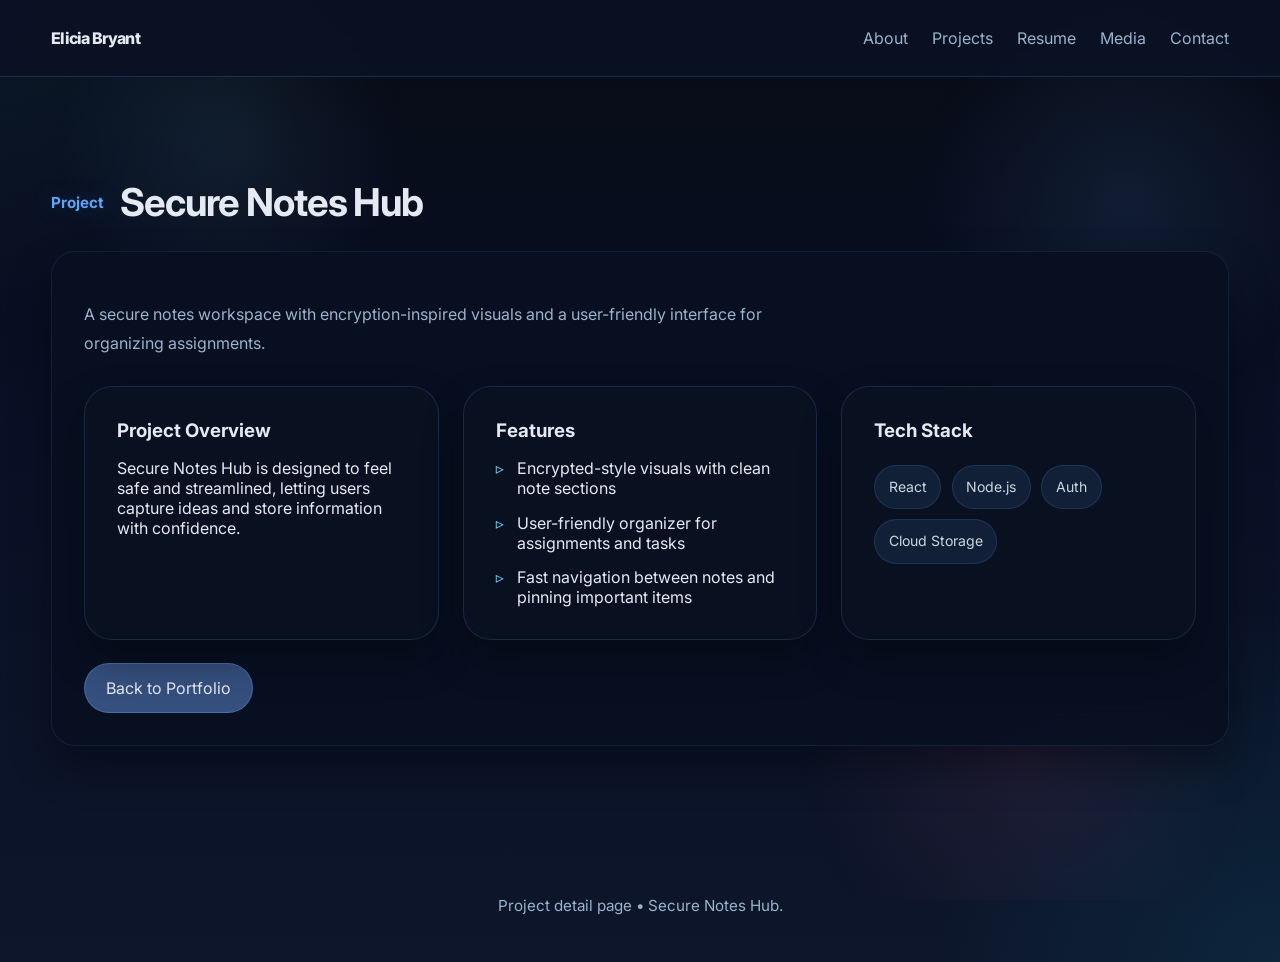
<file: project-secure-notes-hub.html>
<!DOCTYPE html>
<html lang="en">
<head>
  <meta charset="UTF-8" />
  <meta name="viewport" content="width=device-width, initial-scale=1.0" />
  <title>Project: Secure Notes Hub | Elicia Bryant</title>
  <link rel="preconnect" href="https://fonts.googleapis.com" />
  <link rel="preconnect" href="https://fonts.gstatic.com" crossorigin />
  <link href="https://fonts.googleapis.com/css2?family=Inter:wght@400;500;600;700;800&display=swap" rel="stylesheet" />
  <link rel="stylesheet" href="styles.css" />
</head>
<body>
  <div class="page-shell">
    <header class="topbar">
      <a class="brand" href="index.html">Elicia Bryant</a>
      <nav class="nav-links" id="desktopNav">
        <a href="index.html#about">About</a>
        <a href="index.html#projects">Projects</a>
        <a href="index.html#resume">Resume</a>
        <a href="media.html">Media</a>
        <a href="contact.html">Contact</a>
      </nav>
      <button class="nav-toggle" id="navToggle" aria-label="Toggle navigation">
        <span></span><span></span><span></span>
      </button>
    </header>

    <main>
      <section class="section">
        <div class="section-heading">
          <span>Project</span>
          <h2>Secure Notes Hub</h2>
        </div>
        <div class="glass-card">
          <p class="section-intro">A secure notes workspace with encryption-inspired visuals and a user-friendly interface for organizing assignments.</p>
          <div class="project-detail-grid">
            <div class="project-card">
              <h3>Project Overview</h3>
              <p>Secure Notes Hub is designed to feel safe and streamlined, letting users capture ideas and store information with confidence.</p>
            </div>
            <div class="project-card">
              <h3>Features</h3>
              <ul class="about-list">
                <li>Encrypted-style visuals with clean note sections</li>
                <li>User-friendly organizer for assignments and tasks</li>
                <li>Fast navigation between notes and pinning important items</li>
              </ul>
            </div>
            <div class="project-card">
              <h3>Tech Stack</h3>
              <div class="project-stack"><span>React</span><span>Node.js</span><span>Auth</span><span>Cloud Storage</span></div>
            </div>
          </div>
          <div class="project-actions">
            <a class="btn btn-secondary" href="index.html#projects">Back to Portfolio</a>
          </div>
        </div>
      </section>
    </main>

    <footer class="footer">
      <p>Project detail page • Secure Notes Hub.</p>
    </footer>
  </div>

  <div class="mobile-nav" id="mobileNav">
    <nav>
      <a href="index.html#about">About</a>
      <a href="index.html#projects">Projects</a>
      <a href="index.html#resume">Resume</a>
      <a href="skills.html">Skills</a>
      <a href="experience.html">Experience</a>
      <a href="education.html">Education</a>
      <a href="media.html">Media</a>
      <a href="contact.html">Contact</a>
    </nav>
  </div>

  <script src="script.js"></script>
</body>
</html>
</file>
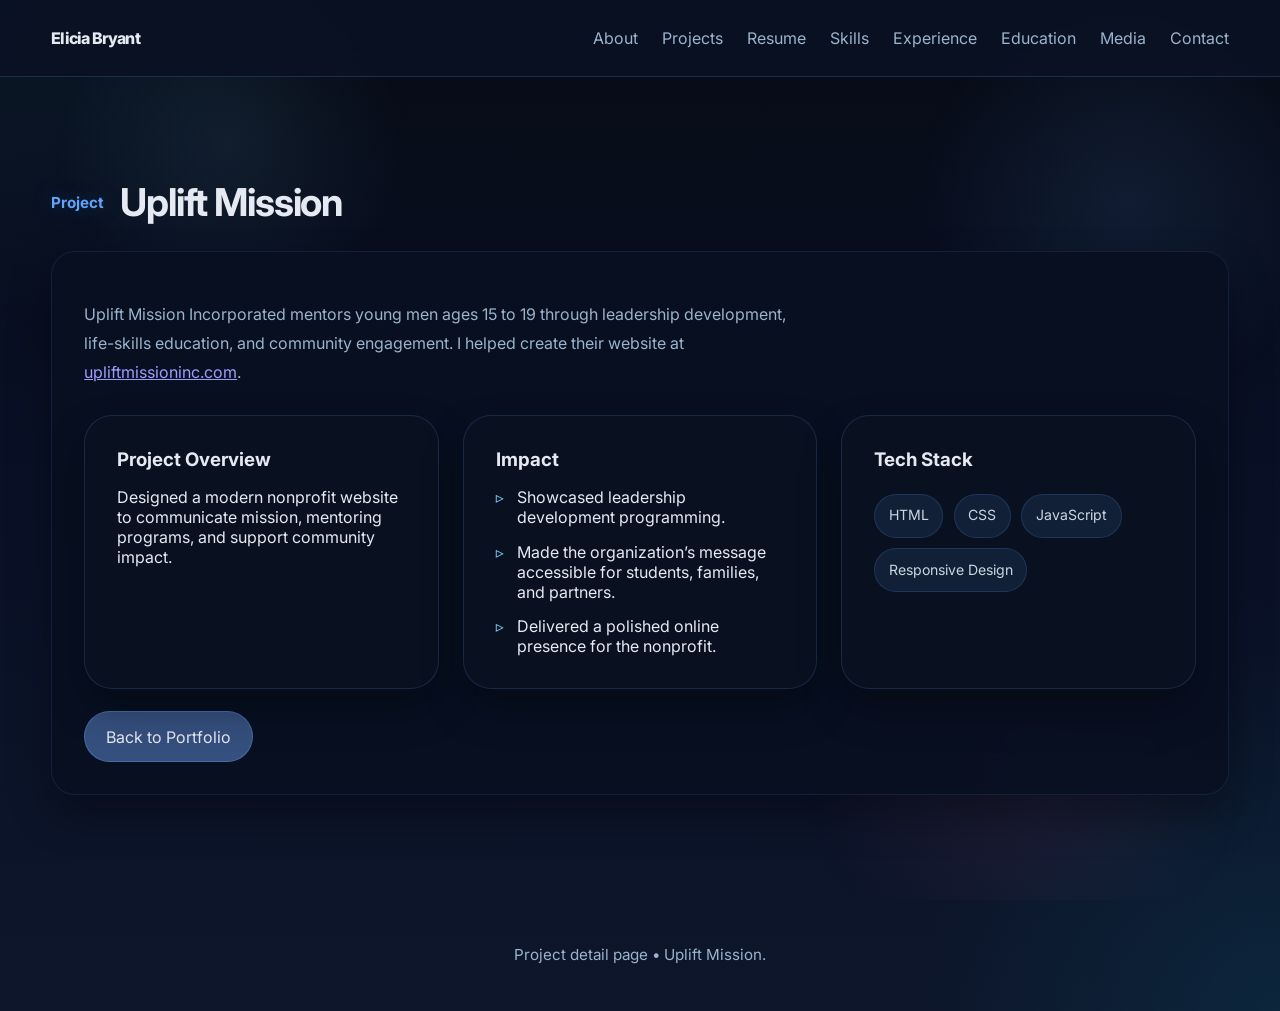
<file: project-uplift-mission.html>
<!DOCTYPE html>
<html lang="en">
<head>
  <meta charset="UTF-8" />
  <meta name="viewport" content="width=device-width, initial-scale=1.0" />
  <title>Project: Uplift Mission | Elicia Bryant</title>
  <link rel="preconnect" href="https://fonts.googleapis.com" />
  <link rel="preconnect" href="https://fonts.gstatic.com" crossorigin />
  <link href="https://fonts.googleapis.com/css2?family=Inter:wght@400;500;600;700;800&display=swap" rel="stylesheet" />
  <link rel="stylesheet" href="styles.css" />
</head>
<body>
  <div class="page-shell">
    <header class="topbar">
      <a class="brand" href="index.html">Elicia Bryant</a>
      <nav class="nav-links" id="desktopNav">
        <a href="index.html#about">About</a>
        <a href="index.html#projects">Projects</a>
        <a href="index.html#resume">Resume</a>
        <a href="skills.html">Skills</a>
        <a href="experience.html">Experience</a>
        <a href="education.html">Education</a>
        <a href="media.html">Media</a>
        <a href="contact.html">Contact</a>
      </nav>
      <button class="nav-toggle" id="navToggle" aria-label="Toggle navigation">
        <span></span><span></span><span></span>
      </button>
    </header>

    <main>
      <section class="section">
        <div class="section-heading">
          <span>Project</span>
          <h2>Uplift Mission</h2>
        </div>
        <div class="glass-card">
          <p class="section-intro">Uplift Mission Incorporated mentors young men ages 15 to 19 through leadership development, life-skills education, and community engagement. I helped create their website at <a href="https://upliftmissioninc.com" target="_blank" rel="noopener">upliftmissioninc.com</a>.</p>
          <div class="project-detail-grid">
            <div class="project-card">
              <h3>Project Overview</h3>
              <p>Designed a modern nonprofit website to communicate mission, mentoring programs, and support community impact.</p>
            </div>
            <div class="project-card">
              <h3>Impact</h3>
              <ul class="about-list">
                <li>Showcased leadership development programming.</li>
                <li>Made the organization’s message accessible for students, families, and partners.</li>
                <li>Delivered a polished online presence for the nonprofit.</li>
              </ul>
            </div>
            <div class="project-card">
              <h3>Tech Stack</h3>
              <div class="project-stack"><span>HTML</span><span>CSS</span><span>JavaScript</span><span>Responsive Design</span></div>
            </div>
          </div>
          <div class="project-actions">
            <a class="btn btn-secondary" href="index.html#projects">Back to Portfolio</a>
          </div>
        </div>
      </section>
    </main>

    <footer class="footer">
      <p>Project detail page • Uplift Mission.</p>
    </footer>
  </div>

  <div class="mobile-nav" id="mobileNav">
    <nav>
      <a href="index.html#about">About</a>
      <a href="index.html#projects">Projects</a>
      <a href="index.html#resume">Resume</a>
      <a href="skills.html">Skills</a>
      <a href="experience.html">Experience</a>
      <a href="education.html">Education</a>
      <a href="media.html">Media</a>
      <a href="contact.html">Contact</a>
    </nav>
  </div>

  <script src="script.js"></script>
</body>
</html>
</file>
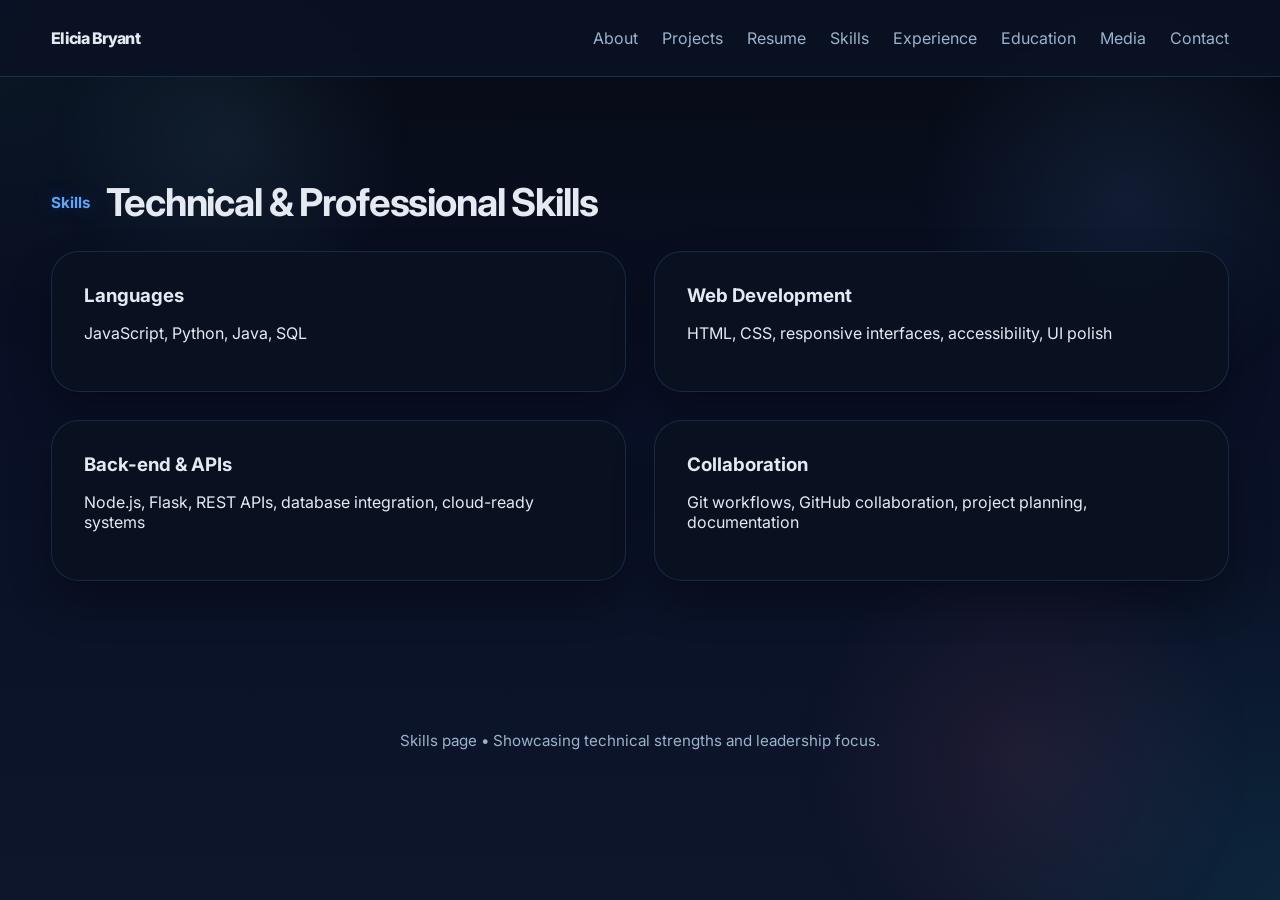
<file: skills.html>
<!DOCTYPE html>
<html lang="en">
<head>
  <meta charset="UTF-8" />
  <meta name="viewport" content="width=device-width, initial-scale=1.0" />
  <title>Skills | Elicia Bryant</title>
  <link rel="preconnect" href="https://fonts.googleapis.com" />
  <link rel="preconnect" href="https://fonts.gstatic.com" crossorigin />
  <link href="https://fonts.googleapis.com/css2?family=Inter:wght@400;500;600;700;800&display=swap" rel="stylesheet" />
  <link rel="stylesheet" href="styles.css" />
</head>
<body>
  <div class="page-shell">
    <header class="topbar">
      <a class="brand" href="index.html">Elicia Bryant</a>
      <nav class="nav-links" id="desktopNav">
        <a href="index.html#about">About</a>
        <a href="index.html#projects">Projects</a>
        <a href="index.html#resume">Resume</a>
        <a href="skills.html">Skills</a>
        <a href="experience.html">Experience</a>
        <a href="education.html">Education</a>
        <a href="media.html">Media</a>
        <a href="contact.html">Contact</a>
      </nav>
      <button class="nav-toggle" id="navToggle" aria-label="Toggle navigation">
        <span></span><span></span><span></span>
      </button>
    </header>

    <main>
      <section class="section">
        <div class="section-heading">
          <span>Skills</span>
          <h2>Technical & Professional Skills</h2>
        </div>
        <div class="projects-grid">
          <article class="project-card">
            <h3>Languages</h3>
            <p>JavaScript, Python, Java, SQL</p>
          </article>
          <article class="project-card">
            <h3>Web Development</h3>
            <p>HTML, CSS, responsive interfaces, accessibility, UI polish</p>
          </article>
          <article class="project-card">
            <h3>Back-end & APIs</h3>
            <p>Node.js, Flask, REST APIs, database integration, cloud-ready systems</p>
          </article>
          <article class="project-card">
            <h3>Collaboration</h3>
            <p>Git workflows, GitHub collaboration, project planning, documentation</p>
          </article>
        </div>
      </section>
    </main>

    <footer class="footer">
      <p>Skills page • Showcasing technical strengths and leadership focus.</p>
    </footer>
  </div>

  <div class="mobile-nav" id="mobileNav">
    <nav>
      <a href="index.html#about">About</a>
      <a href="index.html#projects">Projects</a>
      <a href="index.html#resume">Resume</a>
      <a href="skills.html">Skills</a>
      <a href="experience.html">Experience</a>
      <a href="education.html">Education</a>
      <a href="media.html">Media</a>
      <a href="contact.html">Contact</a>
    </nav>
  </div>

  <script src="script.js"></script>
</body>
</html>
</file>
<file: styles.css>
:root {
  color-scheme: dark;
  --bg: #060b18;
  --surface: rgba(14, 23, 49, 0.92);
  --surface-soft: rgba(18, 28, 54, 0.92);
  --text: #e5e9f2;
  --muted: #9bb3cc;
  --accent: #7dd7ff;
  --accent-strong: #60a5fa;
  --accent-pink: #f472b6;
  --accent-soft: rgba(125, 213, 255, 0.16);
  --border: rgba(96, 165, 250, 0.55);
  --shadow: 0 24px 90px rgba(0, 0, 0, 0.55);
  --radius: 24px;
  font-family: 'Inter', system-ui, sans-serif;
}

* {
  box-sizing: border-box;
}

html {
  scroll-behavior: smooth;
}

body {
  margin: 0;
  min-height: 100vh;
  background: radial-gradient(circle at top left, rgba(33, 101, 146, 0.14), transparent 20%),
    radial-gradient(circle at bottom right, rgba(9, 101, 126, 0.2), transparent 22%),
    linear-gradient(180deg, #070b14 0%, #091026 44%, #0d162b 100%);
  color: var(--text);
}

body::before {
  content: '';
  position: fixed;
  inset: 0;
  pointer-events: none;
  background: radial-gradient(circle at 18% 16%, rgba(125, 213, 255, 0.08), transparent 14%),
    radial-gradient(circle at 88% 22%, rgba(96, 165, 250, 0.1), transparent 16%),
    radial-gradient(circle at 80% 84%, rgba(248, 113, 166, 0.08), transparent 18%);
}

body::after {
  content: '';
  position: fixed;
  inset: 0;
  pointer-events: none;
  background-image: linear-gradient(rgba(255, 255, 255, 0.02) 1px, transparent 1px),
    linear-gradient(90deg, rgba(255, 255, 255, 0.02) 1px, transparent 1px);
  background-size: 180px 180px;
  opacity: 0.08;
}

img {
  max-width: 100%;
}

button,
input,
a {
  font: inherit;
}

.page-shell {
  position: relative;
  overflow: hidden;
}

.topbar {
  display: flex;
  align-items: center;
  justify-content: space-between;
  gap: 1rem;
  padding: 28px clamp(24px, 4vw, 56px);
  position: sticky;
  top: 0;
  z-index: 30;
  backdrop-filter: blur(24px);
  background: rgba(10, 18, 36, 0.92);
  border-bottom: 1px solid rgba(96, 165, 250, 0.2);
}

.brand {
  color: var(--text);
  font-weight: 800;
  letter-spacing: -0.05em;
  text-decoration: none;
}

.nav-links {
  display: flex;
  align-items: center;
  gap: 1.5rem;
}

.nav-links a {
  color: var(--muted);
  text-decoration: none;
  transition: color 180ms ease, text-shadow 180ms ease;
}

.nav-links a:hover,
.contact-links a:hover,
.btn:hover {
  color: var(--accent-strong);
  text-shadow: 0 0 18px rgba(96, 165, 250, 0.45);
}

.nav-toggle {
  display: none;
  width: 40px;
  height: 40px;
  border: none;
  background: rgba(45, 32, 81, 0.08);
  border-radius: 14px;
  cursor: pointer;
}

.nav-toggle span {
  display: block;
  width: 18px;
  height: 2px;
  background: var(--text);
  border-radius: 999px;
  margin: 6px auto;
}

.section {
  padding: clamp(70px, 8vw, 110px) clamp(24px, 4vw, 56px);
  position: relative;
}

.section-heading {
  display: flex;
  align-items: center;
  gap: 1rem;
  margin-bottom: 1.6rem;
}

.section-heading span {
  color: var(--accent-strong);
  font-weight: 700;
  font-size: 0.95rem;
  text-shadow: 0 0 20px rgba(96, 165, 250, 0.35);
}

.section-heading h2 {
  margin: 0;
  font-size: clamp(2rem, 3vw, 2.5rem);
  letter-spacing: -0.03em;
}

.hero {
  display: grid;
  gap: 1.75rem;
}

.hero-workspace {
  display: grid;
  grid-template-columns: minmax(320px, 1.1fr) minmax(320px, 0.9fr);
  gap: 1.75rem;
  align-items: start;
}

.hero-copy {
  max-width: 680px;
}

.hero-header {
  display: flex;
  align-items: center;
  gap: 1rem;
  flex-wrap: wrap;
  margin-bottom: 1rem;
}

.hero-avatar {
  width: 76px;
  height: 76px;
  border-radius: 50%;
  object-fit: cover;
  border: 2px solid rgba(125, 213, 255, 0.55);
  box-shadow: 0 20px 40px rgba(0, 0, 0, 0.28);
  background: rgba(10, 18, 34, 0.95);
}

.hero-highlight {
  display: inline-block;
  color: var(--accent);
  text-shadow: 0 0 24px rgba(125, 213, 255, 0.25);
}

.workspace-buttons {
  display: flex;
  flex-wrap: wrap;
  gap: 1rem;
  margin-top: 1.6rem;
}

.btn-small {
  padding: 0.85rem 1.2rem;
  font-size: 0.92rem;
}

.workspace-footer {
  margin-top: 2rem;
  display: flex;
  flex-wrap: wrap;
  align-items: center;
  gap: 1rem;
}

.module-tags {
  display: flex;
  flex-wrap: wrap;
  gap: 0.55rem;
}

.module-tags span {
  display: inline-flex;
  padding: 0.45rem 0.75rem;
  border-radius: 999px;
  background: rgba(96, 165, 250, 0.1);
  color: #c8e7ff;
  font-size: 0.82rem;
}

.workspace-panel,
.terminal-card {
  min-height: 480px;
  display: flex;
  flex-direction: column;
  justify-content: space-between;
}

.workspace-status,
.terminal-topbar {
  display: flex;
  justify-content: space-between;
  align-items: center;
  gap: 1rem;
  margin-bottom: 1.6rem;
}

.status-pill {
  display: inline-flex;
  align-items: center;
  padding: 0.75rem 1rem;
  border-radius: 999px;
  border: 1px solid rgba(125, 213, 255, 0.2);
  background: rgba(125, 213, 255, 0.08);
  color: var(--accent);
  font-size: 0.82rem;
  letter-spacing: 0.12em;
  text-transform: uppercase;
}

.window-controls,
.terminal-icons {
  display: flex;
  align-items: center;
  gap: 0.55rem;
}

.window-controls .dot,
.terminal-icons .dot {
  width: 12px;
  height: 12px;
  border-radius: 50%;
  display: inline-block;
}

.dot.red { background: #f87171; }
.dot.yellow { background: #fbbf24; }
.dot.green { background: #34d399; }

.workspace-footer {
  margin-top: 1.6rem;
}

.workspace-card {
  display: grid;
  gap: 1rem;
  padding: 1.25rem 1.25rem 1.4rem;
  background: rgba(10, 18, 36, 0.9);
  border: 1px solid rgba(96, 165, 250, 0.16);
  border-radius: 24px;
}

.meta-label {
  display: inline-flex;
  font-size: 0.78rem;
  letter-spacing: 0.16em;
  text-transform: uppercase;
  color: var(--muted);
}

.module-tags {
  display: flex;
  flex-wrap: wrap;
  gap: 0.65rem;
}

.module-tags span {
  display: inline-flex;
  padding: 0.55rem 0.85rem;
  border-radius: 999px;
  background: rgba(96, 165, 250, 0.14);
  color: #c8e7ff;
  font-size: 0.85rem;
}

.terminal-card {
  padding: 1.6rem;
  background: rgba(7, 12, 22, 0.96);
  border: 1px solid rgba(96, 165, 250, 0.18);
}

.terminal-title {
  color: #cbd5e1;
  font-size: 0.95rem;
  letter-spacing: 0.04em;
}

.terminal-code {
  flex: 1;
  margin: 0;
  padding: 1.75rem;
  background: rgba(4, 7, 18, 0.95);
  color: #e5e9f2;
  border-radius: 24px;
  overflow-x: auto;
  font-family: 'Source Code Pro', ui-monospace, SFMono-Regular, monospace;
  font-size: 0.92rem;
  line-height: 1.65;
}

.terminal-code code {
  white-space: pre-wrap;
}

.terminal-actions {
  display: flex;
  flex-wrap: wrap;
  gap: 1rem;
  margin-top: 1rem;
}

.chat-toggle {
  position: fixed;
  right: 30px;
  bottom: 30px;
  z-index: 50;
  width: 60px;
  height: 60px;
  border-radius: 50%;
  border: 2px solid rgba(125, 213, 255, 0.4);
  background: rgba(8, 18, 37, 0.98);
  display: grid;
  place-items: center;
  cursor: pointer;
  box-shadow: 0 18px 40px rgba(0, 0, 0, 0.35);
}

.chat-toggle img {
  width: 48px;
  height: 48px;
  border-radius: 50%;
  object-fit: cover;
}

.chat-status {
  position: absolute;
  right: 8px;
  bottom: 8px;
  width: 12px;
  height: 12px;
  border-radius: 50%;
  background: #34d399;
  box-shadow: 0 0 0 4px rgba(52, 211, 153, 0.16);
}

.chat-widget {
  position: fixed;
  right: 28px;
  bottom: 104px;
  width: min(360px, calc(100vw - 40px));
  max-height: 520px;
  border-radius: 28px;
  background: rgba(8, 16, 33, 0.99);
  border: 1px solid rgba(96, 165, 250, 0.22);
  box-shadow: 0 40px 90px rgba(0, 0, 0, 0.45);
  display: grid;
  grid-template-rows: auto 1fr auto;
  overflow: hidden;
  z-index: 49;
}

.chat-widget.hidden {
  display: none;
}

.chat-header {
  display: flex;
  justify-content: space-between;
  align-items: center;
  gap: 1rem;
  padding: 1.25rem 1.4rem;
  background: rgba(10, 18, 36, 0.95);
  border-bottom: 1px solid rgba(96, 165, 250, 0.12);
}

.chat-header strong {
  display: block;
  color: #e2e8f0;
}

.chat-header span {
  display: block;
  color: var(--muted);
  font-size: 0.85rem;
}

.chat-close {
  border: none;
  background: transparent;
  color: var(--muted);
  font-size: 1.5rem;
  cursor: pointer;
}

.chat-messages {
  padding: 1rem 1.4rem;
  overflow-y: auto;
  display: grid;
  gap: 0.85rem;
}

.chat-presets {
  display: flex;
  flex-wrap: wrap;
  gap: 0.65rem;
  padding: 0 1.4rem 1rem;
  background: rgba(10, 18, 36, 0.95);
  border-bottom: 1px solid rgba(96, 165, 250, 0.12);
}

.chat-presets button {
  padding: 0.6rem 0.9rem;
  border-radius: 999px;
  border: 1px solid rgba(96, 165, 250, 0.2);
  background: rgba(15, 25, 45, 0.95);
  color: #cbd5e1;
  font-size: 0.85rem;
  cursor: pointer;
  transition: transform 180ms ease, background-color 180ms ease, border-color 180ms ease;
}

.chat-presets button:hover {
  transform: translateY(-1px);
  background: rgba(96, 165, 250, 0.14);
  border-color: rgba(96, 165, 250, 0.35);
}

.chat-message {
  max-width: 100%;
  padding: 0.95rem 1rem;
  border-radius: 18px;
  line-height: 1.6;
}

.chat-message.user {
  justify-self: end;
  background: rgba(96, 165, 250, 0.16);
  color: #e5e9f2;
}

.chat-message.assistant {
  justify-self: start;
  background: rgba(15, 26, 48, 0.98);
  border: 1px solid rgba(96, 165, 250, 0.18);
  color: #cbd5e1;
}

.chat-input-row {
  display: flex;
  gap: 0.8rem;
  padding: 1rem 1.4rem 1.3rem;
  background: rgba(10, 18, 36, 0.95);
}

.chat-input-row input {
  flex: 1;
  min-width: 0;
  padding: 0.95rem 1rem;
  border-radius: 999px;
  border: 1px solid rgba(96, 165, 250, 0.16);
  background: rgba(7, 12, 22, 0.95);
  color: #e5e9f2;
}

.chat-input-row input::placeholder {
  color: #7b8ca5;
}

.chat-input-row button {
  padding: 0 1.3rem;
}

.eyebrow {
  margin: 0 0 1rem;
  color: var(--accent-strong);
  text-transform: uppercase;
  letter-spacing: 0.18em;
  font-size: 0.82rem;
}

.hero h1 {
  margin: 0;
  font-size: clamp(3rem, 5vw, 5rem);
  line-height: 1.02;
  max-width: 11ch;
  background: linear-gradient(110deg, #7dd7ff, #60a5fa 40%, #a78bfa);
  -webkit-background-clip: text;
  -webkit-text-fill-color: transparent;
}

.hero-text {
  margin: 1.6rem 0 2rem;
  color: var(--muted);
  max-width: 42rem;
  line-height: 1.85;
}

.skill-block, .project-stack span, .tag-dot, .project-tag, .about-list li::before {
  transition: transform 250ms ease, box-shadow 250ms ease;
}

.skill-block:hover,
.project-stack span:hover,
.tag-dot:hover {
  transform: translateY(-3px);
  box-shadow: 0 12px 24px rgba(125, 213, 255, 0.16);
}

.hero-actions {
  display: flex;
  flex-wrap: wrap;
  gap: 1rem;
}

.btn {
  display: inline-flex;
  align-items: center;
  justify-content: center;
  padding: 1rem 1.6rem;
  border-radius: 999px;
  border: 1px solid transparent;
  text-decoration: none;
  transition: transform 250ms ease, background-color 250ms ease, color 250ms ease, border-color 250ms ease, box-shadow 250ms ease;
}

.btn:hover {
  transform: translateY(-2px);
  box-shadow: 0 14px 30px rgba(96, 165, 250, 0.2);
}

.btn-primary {
  background: linear-gradient(135deg, rgba(96, 165, 250, 0.98), rgba(125, 213, 255, 0.9));
  color: #071f40;
  border-color: rgba(96, 165, 250, 0.45);
}

.btn-secondary {
  background: rgba(56, 84, 132, 0.95);
  color: #e5e9f2;
  border-color: rgba(96, 165, 250, 0.35);
}

.btn-link {
  background: rgba(14, 23, 49, 0.95);
  border: 1px solid rgba(96, 165, 250, 0.3);
  color: #7dd7ff;
}

.btn-outline {
  background: transparent;
  color: var(--text);
  border: 1px solid rgba(96, 165, 250, 0.3);
}

.glass-card {
  background: rgba(8, 16, 33, 0.92);
  border: 1px solid rgba(96, 165, 250, 0.12);
  border-radius: var(--radius);
  box-shadow: 0 20px 40px rgba(0, 0, 0, 0.35);
  backdrop-filter: blur(24px);
  padding: 2rem;
}

.hero-panel {
  position: relative;
  overflow: hidden;
  display: grid;
  gap: 1.4rem;
  align-items: start;
}

.hero-panel::before {
  content: '';
  position: absolute;
  inset: 0;
  background: radial-gradient(circle at top right, rgba(96, 165, 250, 0.18), transparent 16%),
    radial-gradient(circle at 18% 78%, rgba(125, 213, 255, 0.16), transparent 24%),
    radial-gradient(circle at bottom left, rgba(248, 113, 166, 0.12), transparent 20%);
}

.hero-profile {
  grid-template-columns: auto;
  text-align: center;
}

.hero-photo {
  width: 170px;
  height: 170px;
  border-radius: 28px;
  object-fit: cover;
  margin: 0 auto;
  border: 5px solid rgba(96, 165, 250, 0.55);
  background: rgba(10, 18, 36, 0.95);
  box-shadow: 0 28px 75px rgba(96, 165, 250, 0.15);
}

.profile-content {
  padding: 0 0.5rem;
}

.profile-text {
  margin: 1rem 0 0.9rem;
  color: var(--muted);
  line-height: 1.8;
}

.profile-meta {
  display: grid;
  gap: 0.65rem;
  color: var(--accent-soft);
  font-size: 0.95rem;
}

.project-actions {
  margin-top: 1.4rem;
}

.project-actions .btn {
  padding: 0.9rem 1.3rem;
}

.project-card h3 {
  margin: 0 0 1rem;
}

.section-intro {
  color: var(--muted);
  margin-bottom: 1.8rem;
  max-width: 720px;
  line-height: 1.8;
}

.project-card {
  position: relative;
  overflow: hidden;
  padding: 2rem;
  border-radius: 28px;
  border: 1px solid rgba(96, 165, 250, 0.18);
  background: linear-gradient(180deg, rgba(8, 16, 33, 0.98), rgba(12, 23, 47, 0.98));
  box-shadow: 0 24px 70px rgba(0, 0, 0, 0.38);
  transform: translateY(0);
  transition: transform 280ms ease, border-color 280ms ease, box-shadow 280ms ease;
}

.dot {
  width: 12px;
  height: 12px;
  display: block;
  border-radius: 50%;
}

.dot-blue { background: #6cc9ff; }
.dot-cyan { background: #d6f1ff; }
.dot-white { background: #edf4ff; }

.status-title {
  margin: 0 0 0.75rem;
  font-weight: 700;
}

.status-card {
  color: var(--muted);
  line-height: 1.8;
}

.stats-grid {
  display: grid;
  grid-template-columns: repeat(3, minmax(0, 1fr));
  gap: 1rem;
  margin-top: 1.6rem;
}

.stat-card {
  background: rgba(12, 21, 41, 0.95);
  border: 1px solid rgba(96, 165, 250, 0.16);
  border-radius: 22px;
  padding: 1rem;
}

.stat-card span {
  display: block;
  font-size: 1.1rem;
  font-weight: 700;
}

.stat-card small {
  color: var(--muted);
  line-height: 1.6;
}

.about-grid,
.resume-grid,
.contact-grid,
.project-detail-grid {
  display: grid;
  gap: 1.5rem;
}

.about-grid,
.project-detail-grid {
  grid-template-columns: 1.2fr 0.8fr;
}

.contact-grid {
  grid-template-columns: repeat(auto-fit, minmax(240px, 1fr));
}

.project-detail-grid {
  grid-template-columns: repeat(auto-fit, minmax(240px, 1fr));
}

.about-copy p {
  margin: 0 0 1.4rem;
  line-height: 1.8;
  color: var(--muted);
}

.about-list {
  list-style: none;
  padding: 0;
  margin: 0;
  display: grid;
  gap: 0.9rem;
}

.about-list li {
  padding-left: 1.3rem;
  position: relative;
}

.about-list li::before {
  content: '▹';
  position: absolute;
  left: 0;
  color: var(--accent);
}

.tech-panel .skill-block {
  margin-bottom: 1rem;
}

.tech-panel .skill-block:last-child {
  margin-bottom: 0;
}

.skill-block strong {
  display: block;
  margin-bottom: 0.45rem;
  color: var(--text);
}

.skill-block span {
  color: var(--muted);
  line-height: 1.8;
}

.skill-block {
}

.projects-grid {
  display: grid;
  grid-template-columns: repeat(2, minmax(0, 1fr));
  gap: 1.75rem;
}

.project-card {
  position: relative;
  overflow: hidden;
  padding: 2rem;
  border-radius: 28px;
  border: 1px solid rgba(96, 165, 250, 0.16);
  background: rgba(10, 18, 34, 0.96);
  box-shadow: 0 20px 40px rgba(0, 0, 0, 0.32);
  transform: translateY(0);
  transition: transform 280ms ease, border-color 280ms ease, box-shadow 280ms ease;
}

.project-card:hover {
  transform: translateY(-10px) scale(1.01);
  border-color: rgba(125, 213, 255, 0.4);
  box-shadow: 0 36px 100px rgba(96, 165, 250, 0.24);
}

.project-tag {
  display: inline-flex;
  align-items: center;
  gap: 0.5rem;
  margin-bottom: 1rem;
  color: #7dd5ff;
  font-size: 0.95rem;
}

.tag-dot {
  width: 8px;
  height: 8px;
  border-radius: 50%;
  background: #ffd133;
}

.project-title {
  margin: 0 0 1rem;
  font-size: 1.55rem;
  color: var(--text);
}

.project-description,
.project-stack {
  color: var(--muted);
  line-height: 1.75;
}

.project-stack {
  margin-top: 1.4rem;
  display: flex;
  flex-wrap: wrap;
  gap: 0.65rem;
}

.project-stack span {
  background: rgba(96, 165, 250, 0.1);
  border: 1px solid rgba(96, 165, 250, 0.16);
  border-radius: 999px;
  padding: 0.55rem 0.85rem;
  font-size: 0.88rem;
  color: #cbd5e1;
}

.resume-card {
  display: grid;
  gap: 1.4rem;
}

.resume-actions {
  display: flex;
  flex-wrap: wrap;
  gap: 1rem;
  align-items: center;
}

.file-button {
  display: inline-flex;
  align-items: center;
  justify-content: center;
  padding: 1rem 1.4rem;
  border-radius: 999px;
  background: linear-gradient(135deg, rgba(158, 216, 255, 0.2), rgba(110, 201, 255, 0.15));
  color: var(--text);
  cursor: pointer;
  border: 1px solid rgba(158, 216, 255, 0.2);
}

#resumeUpload {
  display: none;
}

.resume-preview {
  min-height: 340px;
  display: flex;
  align-items: center;
  justify-content: center;
  text-align: center;
  color: var(--muted);
}

.preview-frame {
  width: 100%;
  height: 100%;
}

.preview-note {
  margin: 0;
}

.contact-panel {
  display: grid;
  gap: 1.5rem;
}

@keyframes float {
  from {
    transform: translateY(0px);
  }
  to {
    transform: translateY(-8px);
  }
}

@keyframes pulse {
  from {
    box-shadow: 0 0 0 rgba(125, 213, 255, 0.15);
  }
  to {
    box-shadow: 0 18px 45px rgba(96, 165, 250, 0.12);
  }
}

.contact-links {
  display: flex;
  flex-wrap: wrap;
  gap: 1rem;
}

.contact-form-panel {
  background: rgba(10, 18, 36, 0.95);
  border: 1px solid rgba(96, 165, 250, 0.18);
  border-radius: 28px;
  padding: 2rem;
}

.form-grid {
  display: grid;
  gap: 1rem;
}

.form-field {
  display: grid;
  gap: 0.55rem;
}

.form-field label {
  color: var(--text);
  font-weight: 600;
}

.form-field input,
.form-field textarea,
.form-field select {
  width: 100%;
  padding: 1rem 1rem;
  border-radius: 18px;
  border: 1px solid rgba(96, 165, 250, 0.18);
  background: rgba(12, 21, 40, 0.9);
  color: var(--text);
  resize: vertical;
}

.form-submit {
  display: flex;
  flex-wrap: wrap;
  gap: 1rem;
  margin-top: 1rem;
}

.form-note,
.data-note {
  color: var(--muted);
  font-size: 0.95rem;
  margin-top: 1rem;
}

.contact-status {
  margin-top: 1rem;
  color: var(--accent-soft);
}

.contact-status.success {
  color: var(--accent);
}

.project-manager {
  padding: 2rem;
}

.manager-header {
  margin-bottom: 1.4rem;
}

.project-manager-actions {
  display: flex;
  flex-wrap: wrap;
  gap: 1rem;
  margin-top: 1rem;
}

@media (max-width: 960px) {
  .project-manager,
  .contact-form-panel {
    padding: 1.5rem;
  }
}

.footer {
  padding: 2rem clamp(24px, 4vw, 56px);
  text-align: center;
  color: var(--muted);
  font-size: 0.95rem;
}

@media (max-width: 960px) {
  .hero,
  .about-grid,
  .projects-grid,
  .resume-grid {
    grid-template-columns: 1fr;
  }

  .topbar {
    flex-wrap: wrap;
  }
}

@media (max-width: 720px) {
  .nav-links {
    display: none;
  }

  .nav-toggle {
    display: inline-flex;
  }

  .page-shell {
    overflow-x: hidden;
  }

  .hero h1 {
    font-size: clamp(2.6rem, 9vw, 3.8rem);
  }

  .project-card,
  .glass-card {
    padding: 1.6rem;
  }
}

.mobile-nav {
  position: fixed;
  inset: 0;
  display: none;
  align-items: center;
  justify-content: center;
  background: rgba(10, 18, 36, 0.98);
  z-index: 40;
}

.mobile-nav nav {
  display: grid;
  gap: 1.2rem;
}

.mobile-nav a {
  color: var(--text);
  font-size: 1.2rem;
  text-decoration: none;
}

.show-mobile {
  display: grid;
}
</file>
